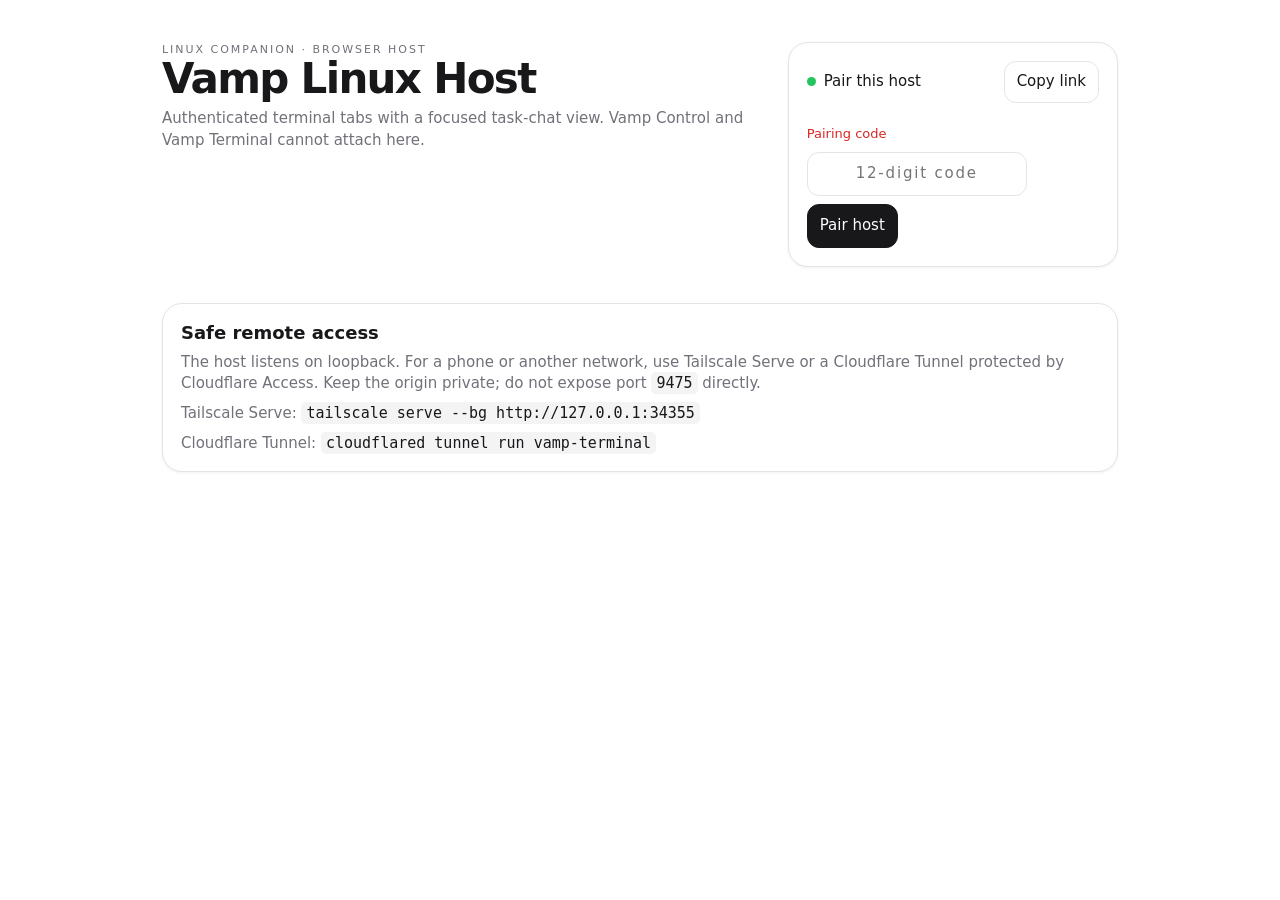
<file: linux-host/index.html>
<!doctype html>
<html lang="en">
<head>
  <meta charset="utf-8">
  <meta name="viewport" content="width=device-width,initial-scale=1,viewport-fit=cover">
  <meta name="theme-color" content="#ffffff">
  <title>Vamp Linux Host</title>
  <style>
    :root { color-scheme:light; --bg:#fff; --panel:#fff; --soft:#f4f4f5; --line:#e4e4e7; --text:#18181b; --muted:#71717a; --accent:#18181b; --green:#22c55e; }
    * { box-sizing:border-box; } html,body { height:100%; }
    body { margin:0; min-height:100dvh; color:var(--text); background:var(--bg); font:15px/1.45 -apple-system,BlinkMacSystemFont,"SF Pro Display",system-ui,sans-serif; overflow:hidden; }
    button,input { font:inherit; touch-action:manipulation; } button { color:var(--text); border:1px solid var(--line); background:var(--panel); border-radius:12px; padding:9px 12px; cursor:pointer; }
    button:hover { background:var(--soft); } button:focus-visible,input:focus-visible { outline:2px solid var(--accent); outline-offset:2px; } button:active { transform:scale(.98); } button:disabled { opacity:.45; cursor:default; }
    .wrap { width:min(1040px,100%); height:var(--visual-height,100dvh); margin:auto; padding:clamp(16px,4vw,42px); overflow:auto; display:flex; flex-direction:column; }
    .glass { border:1px solid var(--line); background:var(--panel); box-shadow:0 1px 3px rgba(0,0,0,.06); border-radius:20px; }
    header { display:flex; justify-content:space-between; gap:16px; align-items:flex-start; margin-bottom:18px; } h1 { font-size:clamp(26px,5vw,42px); line-height:1; margin:0 0 8px; letter-spacing:-.04em; } h2 { font-size:18px; margin:0; } p { color:var(--muted); margin:0; }
    .eyebrow { text-transform:uppercase; font-size:11px; letter-spacing:.18em; color:var(--muted); } .lite-badge { display:inline-block; vertical-align:middle; margin-left:10px; padding:3px 9px; border:1px solid var(--line); border-radius:999px; font-size:12px; font-weight:600; color:var(--muted); background:var(--soft); }
    .pair { display:flex; gap:8px; align-items:center; flex-wrap:wrap; } .pair input { width:min(100%,220px); min-height:44px; color:var(--text); background:var(--panel); border:1px solid var(--line); padding:10px 12px; border-radius:12px; letter-spacing:.12em; text-align:center; } .pair button { min-height:44px; background:var(--accent); color:#fff; border-color:var(--accent); }
    .sr-only { position:absolute; width:1px; height:1px; padding:0; margin:-1px; overflow:hidden; clip:rect(0,0,0,0); white-space:nowrap; border:0; } .sr-only:not(:empty) { position:static; width:auto; height:auto; margin:8px 0 0; color:#dc2626; font-size:13px; clip:auto; }
    .top { padding:18px; display:grid; gap:14px; } .status { display:flex; justify-content:space-between; gap:12px; align-items:center; } .dot { display:inline-block; width:9px; height:9px; border-radius:50%; background:var(--green); margin-right:8px; } body.connected .pair,body.connected .help { display:none; }
    #workspace { position:relative; min-height:0; flex:1; display:flex; flex-direction:column; overflow:hidden; } #workspace[hidden] { display:none; }
    .workspace-head { flex:0 0 auto; display:flex; align-items:center; gap:10px; padding:11px 12px 0; } .mode-switch { display:flex; padding:3px; background:var(--soft); border-radius:12px; } .mode-switch button { border:0; border-radius:9px; background:transparent; padding:7px 11px; color:var(--muted); } .mode-switch button[aria-pressed="true"] { color:var(--text); background:var(--panel); box-shadow:0 1px 3px rgba(0,0,0,.09); }
    .tabs { flex:1; min-width:0; display:flex; gap:8px; overflow-x:auto; overflow-y:hidden; scrollbar-width:none; scroll-padding-inline:12px; } .tabs::-webkit-scrollbar,.controls::-webkit-scrollbar { display:none; } .tab { flex:0 0 auto; min-height:38px; white-space:nowrap; display:flex; gap:4px; align-items:stretch; border:1px solid var(--line); border-radius:12px; background:var(--panel); overflow:hidden; } .tab-select,.tab .close { border:0; border-radius:0; background:transparent; color:inherit; } .tab-select { padding:8px 4px 8px 12px; } .tab.active { background:var(--accent); color:#fff; } .tab .close { padding:8px 11px 8px 5px; }
    .notice { margin:10px 12px 0; padding:9px 11px; border:1px solid rgba(245,158,11,.35); border-radius:10px; color:#b45309; background:rgba(245,158,11,.09); font-size:13px; }
    .chat-surface { flex:1 1 auto; min-height:0; overflow:auto; padding:20px clamp(14px,4vw,36px) 112px; scroll-behavior:smooth; } .chat-empty { max-width:520px; margin:12vh auto 0; text-align:center; color:var(--muted); } .chat-empty strong { display:block; margin-bottom:6px; color:var(--text); font-size:18px; }
    .turn { margin:0 0 24px; } .message-meta { color:var(--muted); font-size:12px; margin-bottom:6px; } .user-message { margin-left:auto; width:min(82%,720px); padding:11px 14px; border-radius:16px 16px 4px 16px; background:var(--accent); color:#fff; white-space:pre-wrap; word-break:break-word; }
    .response-card { margin-top:12px; border:1px solid var(--line); border-radius:16px; overflow:hidden; background:var(--panel); } .response-head { display:flex; align-items:center; justify-content:space-between; gap:12px; padding:10px 13px; border-bottom:1px solid var(--line); color:var(--muted); font-size:12px; } .response-state { color:var(--text); } .response-body { min-height:54px; max-height:46vh; overflow:auto; padding:14px; white-space:pre-wrap; overflow-wrap:anywhere; font:13px/1.55 ui-monospace,SFMono-Regular,Menlo,monospace; } .response-body.empty { color:var(--muted); font-family:inherit; }
    .composer { position:absolute; z-index:2; left:12px; right:12px; bottom:max(12px,env(safe-area-inset-bottom)); display:flex; gap:8px; padding:8px; border:1px solid var(--line); border-radius:16px; background:rgba(255,255,255,.96); box-shadow:0 8px 30px rgba(0,0,0,.12); } .composer input { flex:1; min-width:0; padding:10px; border:0; outline:0; background:transparent; color:var(--text); } .composer button { min-width:74px; background:var(--accent); color:#fff; border-color:var(--accent); font-weight:650; }
    .terminal-surface { margin:12px; min-height:220px; flex:1 1 auto; display:flex; flex-direction:column; overflow:hidden; background:#0b0b0b; border:1px solid #27272a; border-radius:16px; } .output { flex:1; min-height:0; overflow:auto; padding:18px; white-space:pre; overflow-wrap:normal; word-break:normal; color:#e8ebe7; font:14px/1.45 ui-monospace,SFMono-Regular,Menlo,monospace; font-variant-ligatures:none; } .output.empty::before { content:attr(data-empty); color:#8a8f8c; }
    .control-groups { display:grid; grid-template-columns:minmax(0,1fr) auto; gap:12px; padding:0 12px 12px; } .control-group { display:grid; gap:4px; min-width:0; } .control-group-label { color:var(--muted); font-size:10px; letter-spacing:.12em; text-transform:uppercase; } .controls { display:flex; gap:8px; overflow-x:auto; overflow-y:hidden; scrollbar-width:none; } .controls button { flex:0 0 auto; min-height:40px; white-space:nowrap; padding:7px 10px; font-size:13px; } .session-controls { justify-content:flex-end; }
    .help { flex:0 0 auto; padding:16px 18px; margin-top:18px; } code { color:var(--text); background:var(--soft); padding:2px 5px; border-radius:5px; }
    body.chat-mode .terminal-surface,body.chat-mode .control-groups { display:none; } body.terminal-mode .chat-surface { display:none; } body.terminal-mode .composer { position:static; margin:0 12px 12px; background:#151716; border-color:#ffffff26; box-shadow:none; } body.terminal-mode .composer input { color:#f4f4f5; }
    @media (max-width:600px) { .pair input { font-size:16px; } .wrap { padding:max(10px,env(safe-area-inset-top)) 10px max(10px,env(safe-area-inset-bottom)); } body.connected .wrap { position:absolute; top:var(--visual-page-top,0px); right:0; bottom:auto; left:0; height:var(--visual-height,100dvh); overflow:hidden; } header { flex-direction:column; flex:0 0 auto; gap:10px; margin-bottom:10px; } header>div:first-child p { display:none; } h1 { font-size:26px; margin-bottom:0; } .top { width:100%; padding:12px 14px; border-radius:16px; } body.connected header { flex-direction:row; align-items:center; } body.connected header .top { width:auto; min-width:0!important; padding:0; border:0; box-shadow:none; background:transparent; } body.connected #copy-link { display:none; } .workspace-head { align-items:flex-start; flex-direction:column; padding:9px 10px 0; } .mode-switch { align-self:stretch; } .mode-switch button { flex:1; } .tabs { width:100%; min-height:40px; } .control-groups { grid-template-columns:1fr; gap:6px; padding:0 10px 8px; } .session-controls { justify-content:flex-start; } .terminal-surface { margin:6px 10px 10px; border-radius:14px; } .output { padding:12px; font-size:13px; } .notice { margin-left:10px; margin-right:10px; } .chat-surface { padding:14px 10px 104px; } .user-message { width:88%; } .composer { left:10px; right:10px; } }
    @media (prefers-reduced-motion:reduce) { .chat-surface { scroll-behavior:auto; } }
  </style>
</head>
<body class="chat-mode">
  <main class="wrap">
    <header>
      <div><div class="eyebrow">Linux companion · browser host</div><h1>Vamp Linux Host</h1><p>Authenticated terminal tabs with a focused task-chat view. Vamp Control and Vamp Terminal cannot attach here.</p></div>
      <div class="glass top" style="min-width:min(100%,330px)"><div class="status"><span><span class="dot"></span><span id="status" role="status" aria-live="polite">Pair this host</span></span><button id="copy-link" type="button">Copy link</button></div><form class="pair" id="pair-form"><label class="sr-only" for="pair-code">Pairing code</label><input id="pair-code" inputmode="numeric" maxlength="12" placeholder="12-digit code" aria-describedby="pair-error" autocomplete="one-time-code"><button id="pair" type="submit">Pair host</button><span id="pair-error" class="sr-only" role="alert" aria-live="polite"></span></form></div>
    </header>
    <section class="glass" id="workspace" hidden>
      <div class="workspace-head"><nav class="mode-switch" aria-label="Session mode"><button id="mode-chat" type="button" aria-pressed="true">Chat</button><button id="mode-terminal" type="button" aria-pressed="false">Terminal</button></nav><div class="tabs" id="tabs"></div></div>
      <div class="notice" id="notice" role="status" aria-live="polite" hidden></div>
      <section class="chat-surface" id="chat" role="log" aria-live="polite"></section>
      <section class="terminal-surface" aria-label="Terminal"><div class="output" id="output" role="log" aria-live="polite"></div></section>
      <div class="control-groups"><div class="control-group"><span class="control-group-label">Terminal keys</span><div class="controls"><button data-key="\u0003">Ctrl-C</button><button data-key="\u001b">Esc</button><button data-key="\t">Tab</button><button data-key="\u001b[A">↑</button><button data-key="\u001b[B">↓</button><button data-key="\u001b[D">←</button><button data-key="\u001b[C">→</button></div></div><div class="control-group"><span class="control-group-label">Session</span><div class="controls session-controls"><button id="copy-output">Copy output</button><button id="paste">Paste</button><button id="new">+ New terminal</button></div></div></div>
      <div class="composer"><input id="command" autocomplete="off" autocapitalize="off" spellcheck="false" placeholder="Ask this shell to do something…"><button id="send" type="button">Send</button></div>
    </section>
    <section class="glass help"><h2>Safe remote access</h2><p style="margin-top:6px">The host listens on loopback. For a phone or another network, use Tailscale Serve or a Cloudflare Tunnel protected by Cloudflare Access. Keep the origin private; do not expose port <code>9475</code> directly.</p><p style="margin-top:8px">Tailscale Serve: <code id="tailscale-command"></code></p><p style="margin-top:8px">Cloudflare Tunnel: <code id="cloudflare-command"></code></p></section>
  </main>
  <script>
    class TerminalScreen {
      constructor(cols=80,rows=24){this.cols=cols;this.rows=rows;this.reset()}
      blank(){return Array(this.cols).fill(' ')}
      reset(){this.scrollback=[];this.screen=Array.from({length:this.rows},()=>this.blank());this.row=0;this.col=0;this.saved={row:0,col:0};this.alt=null;this.state='ground';this.control='';this.wrap=true;this.wrapNext=false}
      resize(cols,rows){cols=Math.max(2,cols);rows=Math.max(2,rows);if(cols===this.cols&&rows===this.rows)return;const old=this.screen.map(row=>row.join(''));this.cols=cols;this.rows=rows;this.screen=Array.from({length:rows},()=>this.blank());old.slice(-rows).forEach((line,row)=>[...line.slice(0,cols)].forEach((ch,col)=>this.screen[row][col]=ch));this.row=Math.min(this.row,rows-1);this.col=Math.min(this.col,cols-1)}
      scroll(){if(!this.alt){this.scrollback.push(this.screen[0].join('').replace(/\s+$/,''));if(this.scrollback.length>2000)this.scrollback.splice(0,this.scrollback.length-2000)}this.screen.shift();this.screen.push(this.blank());this.row=this.rows-1}
      lineFeed(){this.wrapNext=false;if(this.row>=this.rows-1)this.scroll();else this.row++}
      put(ch){if(this.wrapNext){this.col=0;this.lineFeed()}this.screen[this.row][this.col]=ch;if(++this.col>=this.cols){this.col=this.cols-1;this.wrapNext=this.wrap}}
      eraseLine(mode=0){let start=mode===1?0:this.col,end=mode===1?this.col:this.cols-1;if(mode===2){start=0;end=this.cols-1}for(let i=start;i<=end;i++)this.screen[this.row][i]=' '}
      eraseDisplay(mode=0){if(mode===2||mode===3){this.screen=Array.from({length:this.rows},()=>this.blank());if(mode===3)this.scrollback=[];return}if(mode===0){this.eraseLine(0);for(let i=this.row+1;i<this.rows;i++)this.screen[i]=this.blank()}else{this.eraseLine(1);for(let i=0;i<this.row;i++)this.screen[i]=this.blank()}}
      params(raw){const privateMode=raw.startsWith('?');const body=privateMode?raw.slice(1):raw;return{privateMode,values:body===''?[]:body.split(';').map(v=>parseInt(v,10)||0)}}
      csi(raw,final){const {privateMode,values}=this.params(raw),n=values[0]||1;if(privateMode&&(final==='h'||final==='l')){const on=final==='h';if(values.some(v=>v===47||v===1047||v===1049)){if(on&&!this.alt){this.alt={screen:this.screen,scrollback:this.scrollback,row:this.row,col:this.col};this.screen=Array.from({length:this.rows},()=>this.blank());this.scrollback=[];this.row=this.col=0}else if(!on&&this.alt){Object.assign(this,this.alt);this.alt=null}}if(values.includes(7))this.wrap=on;return}switch(final){case'A':this.row=Math.max(0,this.row-n);break;case'B':this.row=Math.min(this.rows-1,this.row+n);break;case'C':this.col=Math.min(this.cols-1,this.col+n);break;case'D':this.col=Math.max(0,this.col-n);break;case'E':this.row=Math.min(this.rows-1,this.row+n);this.col=0;break;case'F':this.row=Math.max(0,this.row-n);this.col=0;break;case'G':this.col=Math.min(this.cols-1,n-1);break;case'd':this.row=Math.min(this.rows-1,n-1);break;case'H':case'f':this.row=Math.min(this.rows-1,(values[0]||1)-1);this.col=Math.min(this.cols-1,(values[1]||1)-1);break;case'J':this.eraseDisplay(values[0]||0);break;case'K':this.eraseLine(values[0]||0);break;case'P':this.screen[this.row].splice(this.col,n);this.screen[this.row].push(...Array(n).fill(' '));this.screen[this.row].splice(this.cols);break;case'@':this.screen[this.row].splice(this.col,0,...Array(n).fill(' '));this.screen[this.row].splice(this.cols);break;case's':this.saved={row:this.row,col:this.col};break;case'u':this.row=this.saved.row;this.col=this.saved.col;break}}
      feed(text){for(const ch of text){const code=ch.codePointAt(0);if(this.state==='csi'){if(code>=0x40&&code<=0x7e){this.csi(this.control,ch);this.control='';this.state='ground'}else this.control+=ch;continue}if(this.state==='osc'){if(ch==='\u0007')this.state='ground';else if(ch==='\u001b')this.state='osc-escape';continue}if(this.state==='osc-escape'){if(ch==='\\')this.state='ground';else this.state='osc';continue}if(this.state==='escape'){if(ch==='['){this.state='csi';this.control=''}else if(ch===']')this.state='osc';else{if(ch==='7')this.saved={row:this.row,col:this.col};else if(ch==='8'){this.row=this.saved.row;this.col=this.saved.col}else if(ch==='D')this.lineFeed();else if(ch==='M')this.row=Math.max(0,this.row-1);else if(ch==='E'){this.col=0;this.lineFeed()}else if(ch==='c')this.reset();this.state='ground'}continue}if(ch==='\u001b'){this.state='escape';continue}if(ch==='\r'){this.col=0;this.wrapNext=false;continue}if(ch==='\n'){this.lineFeed();continue}if(ch==='\b'){this.col=Math.max(0,this.col-1);continue}if(ch==='\t'){this.col=Math.min(this.cols-1,this.col+(8-this.col%8));continue}if(code<0x20||code===0x7f)continue;this.put(ch)}}
      render(){return this.scrollback.concat(this.screen.map(row=>row.join('').replace(/\s+$/,''))).join('\n').replace(/\n+$/,'')}
    }
    // Chat has its own command-scoped stream. It never renders the mutable VT screen as prose.
    class SemanticStream {
      constructor(){this.decoder=new TextDecoder();this.state='text';this.text='';this.pendingCarriageReturn=false}
      feedBytes(bytes){const value=this.decoder.decode(bytes,{stream:true});for(const character of value){const code=character.codePointAt(0);if(this.pendingCarriageReturn){this.pendingCarriageReturn=false;if(character==='\n'){this.text+='\n';continue}const newline=this.text.lastIndexOf('\n');this.text=newline>=0?this.text.slice(0,newline+1):''}if(this.state==='text'){if(code===0x1b){this.state='escape';continue}if(code===0x9b){this.state='csi';continue}if(character==='\r'){this.pendingCarriageReturn=true;continue}if(character==='\b'){this.text=this.text.slice(0,-1);continue}if(character==='\t'){this.text+='    ';continue}if(character==='\n'||code>=0x20)this.text+=character;continue}if(this.state==='escape'){if(character==='[')this.state='csi';else if(character===']')this.state='osc';else this.state='text';continue}if(this.state==='csi'){if(code>=0x40&&code<=0x7e)this.state='text';continue}if(this.state==='osc'){if(code===0x07)this.state='text';else if(code===0x1b)this.state='oscEscape';continue}if(this.state==='oscEscape')this.state=character==='\\'?'text':'osc'}if(this.text.length>24000)this.text=this.text.slice(-24000);return this.text.replace(/^\n+|\n+$/g,'')}
    }
    const pairingStorageKey='vamp-linux-pairing-v1';
    function loadStoredPairing(){try{const value=JSON.parse(localStorage.getItem(pairingStorageKey)||'null');if(typeof value?.token==='string'&&Number(value.expiresAt)>Date.now()/1000)return value.token;localStorage.removeItem(pairingStorageKey)}catch(_){localStorage.removeItem(pairingStorageKey)}return null}
    function rememberPairing(nextToken,expiresAt){try{localStorage.setItem(pairingStorageKey,JSON.stringify({token:nextToken,expiresAt}))}catch(_){}}
    function forgetPairing(){try{localStorage.removeItem(pairingStorageKey)}catch(_){}}
    const $=id=>document.getElementById(id);let token=loadStoredPairing();let socket;let active;let maxTerminals = 8;let presentation='chat';let outputFrame=0;const tabs=new Map();const originPort=location.port||9475;$('tailscale-command').textContent=`tailscale serve --bg http://127.0.0.1:${originPort}`;$('cloudflare-command').textContent='cloudflared tunnel run vamp-terminal';
    const terminalID=()=>{const bytes=new Uint8Array(16);crypto.getRandomValues(bytes);return Array.from(bytes,byte=>byte.toString(16).padStart(2,'0')).join('')};
    const decodeBase64=value=>Uint8Array.from(atob(value),character=>character.charCodeAt(0));
    const sendMessage=value=>{if(socket?.readyState===1)socket.send(JSON.stringify(value))};
    const agentProviders={opencode:{name:'OpenCode',product:'OpenCode'},pi:{name:'Pi',product:'Pi'},commandcode:{name:'CommandCode',product:'CommandCode'},chatgpt:{name:'ChatGPT',product:'ChatGPT CLI'},claude:{name:'Claude',product:'Claude Code'},kimi:{name:'Kimi',product:'Kimi Code'},qwen:{name:'Qwen',product:'Qwen Code'},codex:{name:'Codex',product:'Codex CLI'},aider:{name:'Aider',product:'Aider'},grok:{name:'Grok',product:'Grok CLI'},gemini:{name:'Gemini',product:'Gemini CLI'}};
    const agentAliases={chatgpt:'chatgpt','open-code':'opencode','command-code':'commandcode','qwen-code':'qwen','gemini-cli':'gemini','grok-cli':'grok'};
    const agentProvider=value=>{const key=String(value||'').trim().toLowerCase();return agentAliases[key]||key};
    const agentName=provider=>agentProviders[provider]?.name||'Agent';
    function showNotice(message){const notice=$('notice');notice.textContent=message;notice.hidden=!message}
    function updateNewButton(){const button=$('new');const atCapacity=tabs.size>=maxTerminals;button.disabled = atCapacity;button.title=atCapacity?`Terminal limit reached (${maxTerminals})`:'Open a new terminal';button.setAttribute('aria-label',button.title)}
    function updateOutput(node,follow=true){const output=$('output');output.textContent=node?.output||'';output.classList.toggle('empty',!node?.output);output.dataset.empty=node?.state==='opening'?'Opening shell…':'No output yet.';if(follow)output.scrollTop=output.scrollHeight;else output.scrollTop=node?.scrollTop||0}
    function scheduleOutput(node,follow=true){if(!node||active!==node.id)return;node.followOutput=follow;if(outputFrame)return;outputFrame=requestAnimationFrame(()=>{outputFrame=0;const current=tabs.get(active);if(current)updateOutput(current,current.followOutput)})}
    function say(text){if(!active)return;const node=tabs.get(active);if(!node)return;node.output+=text;scheduleOutput(node)}
    function looksLikeShellPrompt(text){const finalLine=String(text||'').split('\n').at(-1)||'';return /(?:^|\s)[$#%❯>]\s*$/.test(finalLine)}
    function cleanedResponse(turn){if(turn.provider)return String(turn.response||'').trimEnd();const lines=(turn.response||'').replace(/^\s*\n?/,'').split('\n');if(lines[0]?.includes(turn.command))lines.shift();if(lines.length>1&&/^\s*(?:[^\n]*[%$#❯]|>)\s*$/.test(lines[lines.length-1]))lines.pop();return lines.join('\n').trimEnd()}
    function renderChat(follow=false){const root=$('chat');const node=tabs.get(active);root.replaceChildren();if(!node||!node.turns.length){const empty=document.createElement('div');empty.className='chat-empty';const title=document.createElement('strong');title.textContent=node?.state==='opening'?'Opening this shell…':'Start Agent Chat';const detail=document.createElement('span');detail.textContent='Type any provider name once: opencode, pi, commandcode, chatgpt, claude, kimi, qwen, codex, aider, grok, or gemini. Terminal remains available for raw shell commands and interactive agents.';empty.append(title,detail);root.append(empty);return}for(const turn of node.turns){const article=document.createElement('article');article.className='turn';const meta=document.createElement('div');meta.className='message-meta';meta.textContent=`You · ${node.title}`;const request=document.createElement('div');request.className='user-message';request.textContent=turn.command;const response=document.createElement('div');response.className='response-card';const head=document.createElement('div');head.className='response-head';const label=document.createElement('span');label.textContent=turn.provider?`${agentName(turn.provider)} response`:'Shell response';const state=document.createElement('span');state.className='response-state';state.textContent=turn.state==='working'?'Streaming':turn.state==='failed'?'Failed':'Completed';head.append(label,state);const body=document.createElement('div');const value=cleanedResponse(turn);body.className='response-body'+(value?'':' empty');body.textContent=value||(turn.state==='working'?'Waiting for agent response…':'No output.');response.append(head,body);article.append(meta,request,response);root.append(article)}if(follow)requestAnimationFrame(()=>{root.scrollTop=root.scrollHeight})}
    function renderTabs(){const root=$('tabs');const existing=new Map([...root.children].map(element=>[element.dataset.terminalId,element]));const visible=new Set();for(const node of tabs.values()){visible.add(node.id);let tab=existing.get(node.id);if(!tab){tab=document.createElement('div');tab.dataset.terminalId=node.id;const selectButton=document.createElement('button');selectButton.className='tab-select';selectButton.onclick=()=>select(node.id);const close=document.createElement('button');close.className='close';close.textContent='×';close.title='Close terminal';close.setAttribute('aria-label','Close terminal');close.onclick=()=>closeTab(node.id);tab.append(selectButton,close);root.append(tab)}tab.className='tab'+(node.id===active?' active':'');tab.querySelector('.tab-select').textContent=node.title+(node.state==='opening'?' · opening':'')}existing.forEach((tab,id)=>{if(!visible.has(id))tab.remove()});updateNewButton();requestAnimationFrame(()=>root.querySelector('.tab.active')?.scrollIntoView({block:'nearest',inline:'nearest'}))}
    function select(id){const previous=tabs.get(active);if(previous){previous.scrollTop=$('output').scrollTop;previous.draft=$('command').value}active=id;const node=tabs.get(id);$('command').value=node?.draft||'';$('command').placeholder=presentation==='terminal'?'Type terminal input…':node?.agent?`Message ${agentName(node.agent)}…`:'Type an agent name to start Chat…';updateOutput(node,false);renderChat();renderTabs();if(presentation==='terminal')requestAnimationFrame(()=>resizeTerminal(node))}
    function terminalSize(){const output=$('output'),style=getComputedStyle(output),probe=document.createElement('span');probe.textContent='MMMMMMMMMM';probe.style.cssText=`position:absolute;visibility:hidden;white-space:pre;font:${style.font}`;document.body.append(probe);const cellWidth=probe.getBoundingClientRect().width/10,cellHeight=parseFloat(style.lineHeight)||20;probe.remove();return{cols:Math.max(20,Math.floor((output.clientWidth-parseFloat(style.paddingLeft)-parseFloat(style.paddingRight))/cellWidth)),rows:Math.max(4,Math.floor((output.clientHeight-parseFloat(style.paddingTop)-parseFloat(style.paddingBottom))/cellHeight))}}
    function resizeTerminal(node){if(presentation!=='terminal'||!node||socket?.readyState!==1)return;const size=terminalSize();const key=`${size.cols}x${size.rows}`;if(node.lastSize===key)return;node.lastSize=key;node.vt.resize(size.cols,size.rows);node.output=node.vt.render();sendMessage({type:'resize',terminalID:node.id,...size});if(active===node.id)scheduleOutput(node,false)}
    function removeTab(id,message=''){const wasActive=active===id;tabs.delete(id);if(wasActive)active=tabs.keys().next().value;if(active)select(active);else{updateNewButton();updateOutput(null);renderChat()}if(message)showNotice(message);else if(!tabs.size)showNotice('No terminal tabs are open.')}
    function openTab(workingDirectory='~'){if(!socket||socket.readyState!==1)return;if (tabs.size >= maxTerminals){showNotice(`Terminal limit reached (${maxTerminals}). Close a tab to open another.`);updateNewButton();return}const id=terminalID();const title='Terminal '+(tabs.size+1);tabs.set(id,{id,title,output:'',decoder:new TextDecoder(),vt:new TerminalScreen(),draft:'',scrollTop:0,state:'opening',turns:[],responseSemantic:null,lastSubmittedCommand:null,agent:null,agentBusy:false});showNotice('');sendMessage({type:'open',terminalID:id,title,workingDirectory});select(id)}
    function closeTab(id){sendMessage({type:'close',terminalID:id});removeTab(id);if(!tabs.size&&socket?.readyState===1)openTab()}
    function send(data){if(socket?.readyState===1&&active){sendMessage({type:'input',terminalID:active,data});return true}return false}
    function setPresentation(mode){presentation=mode==='terminal'?'terminal':'chat';document.body.classList.toggle('chat-mode',presentation==='chat');document.body.classList.toggle('terminal-mode',presentation==='terminal');$('mode-chat').setAttribute('aria-pressed',String(presentation==='chat'));$('mode-terminal').setAttribute('aria-pressed',String(presentation==='terminal'));const node=tabs.get(active);$('command').placeholder=presentation==='terminal'?'Type terminal input…':node?.agent?`Message ${agentName(node.agent)}…`:'Type an agent name to start Chat…';if(presentation==='chat')renderChat();else requestAnimationFrame(()=>resizeTerminal(node))}
    function submitComposer(){const input=$('command');const value=input.value.replace(/\u0000/g,'');const node=tabs.get(active);if(!value.trim()||!node)return;if(presentation==='chat'){if(node.state!=='ready'){showNotice('This shell is still opening. Your message stays in the composer.');return}const requestedProvider=agentProvider(value);if(!node.agent&&agentProviders[requestedProvider]){node.agent=requestedProvider;node.title=agentName(requestedProvider);node.turns.push({command:value,response:`${agentProviders[requestedProvider].product} Chat is ready. Send your next message.`,state:'complete',provider:requestedProvider});node.draft='';input.value='';renderTabs();setPresentation('chat');renderChat(true);return}if(node.agent){if(node.agentBusy){showNotice(`${agentName(node.agent)} is still working on the previous message.`);return}if(socket?.readyState!==1){showNotice('The host connection is not ready. Your message stays in the composer.');return}node.agentBusy=true;node.responseSemantic=null;node.turns.push({command:value,response:'',state:'working',provider:node.agent});sendMessage({type:'agentPrompt',terminalID:node.id,provider:node.agent,prompt:value});node.draft='';input.value='';showNotice('');renderChat(true);return}if(node.turns.at(-1)?.state==='working')node.turns.at(-1).state='complete';node.lastSubmittedCommand=value;node.responseSemantic=new SemanticStream();node.turns.push({command:value,response:'',state:'working'});if(!send(value+'\r')){node.turns.pop();showNotice('The host connection is not ready.');return}node.draft='';input.value='';showNotice('');renderChat(true);return}if(send(value+'\r')){node.draft='';input.value=''}}
    function applyAgentEvent(message){const node=tabs.get(message.terminalID);const turn=node?.turns.at(-1);if(!node||!turn||turn.provider!==message.provider)return;if(message.eventType==='messageDelta'){turn.response=(turn.response||'')+(message.text||'');if(turn.response.length>24000)turn.response=turn.response.slice(-24000)}else if(message.eventType==='completed'){turn.state='complete';node.agentBusy=false}else if(message.eventType==='failed'){turn.state='failed';turn.response=message.message||`${agentName(message.provider)} failed to answer.`;node.agentBusy=false}if(active===node.id&&presentation==='chat')renderChat(true)}
    function connect(){if(!token)return;const url=new URL('/ws',location.href);url.protocol=location.protocol==='https:'?'wss:':'ws:';socket=new WebSocket(url,['vamp-auth',token]);socket.onopen=()=>{document.body.classList.add('connected');$('status').textContent='Connected';$('workspace').hidden=false;tabs.clear();active=null;showNotice('');openTab()};socket.onmessage=event=>{const message=JSON.parse(event.data);const terminalId=message.terminalID;if(message.type==='agentEvent'){applyAgentEvent(message);return}if(message.type==='terminalReady'){const node=tabs.get(terminalId);if(node){maxTerminals=Number(message.capabilities?.maxTerminals)||maxTerminals;node.state='ready';node.title=message.title||node.title;showNotice('');renderTabs();renderChat();if(presentation==='terminal')requestAnimationFrame(()=>resizeTerminal(node))}}if(message.type==='terminalOutput'){const node=tabs.get(terminalId);if(node){const bytes=message.encoding==='base64'?decodeBase64(message.data):new TextEncoder().encode(message.data||'');const text=node.decoder.decode(bytes,{stream:true});node.vt.feed(text);node.output=node.vt.render();if(node.responseSemantic&&node.turns.length){const turn=node.turns.at(-1);turn.response=node.responseSemantic.feedBytes(bytes);if(looksLikeShellPrompt(turn.response))turn.state='complete';if(active===node.id&&presentation==='chat')renderChat(true)}if(active===node.id&&presentation==='terminal')scheduleOutput(node)}}if(message.type==='terminalClosed'){const node=tabs.get(terminalId);if(node){node.decoder.decode();if(node.turns.at(-1))node.turns.at(-1).state='complete'}removeTab(terminalId);if(!tabs.size&&socket?.readyState===1)openTab()}if(message.type==='error'){const node=tabs.get(terminalId);const code=message.code||'host-error';const text=code==='capacity'?`Terminal limit reached (${maxTerminals}). Close a tab to open another.`:code==='invalid-workspace'?'That workspace is not available. Choose another folder.':code==='spawn-failed'?'The host could not start that terminal. Try again.':message.message||'The host rejected this terminal action.';if(node?.agentBusy){const turn=node.turns.at(-1);if(turn){turn.state='failed';turn.response=text}node.agentBusy=false;renderChat(true)}else if(node?.state==='opening')removeTab(terminalId,text);else showNotice(text)}};socket.onclose=event=>{document.body.classList.remove('connected');$('status').textContent='Disconnected';if(event.code===1008){token=null;forgetPairing()}}}
    $('pair-form').onsubmit=async event=>{event.preventDefault();const button=$('pair');const error=$('pair-error');const code=$('pair-code').value.trim();if(!/^\d{12}$/.test(code)){error.textContent='Enter the 12-digit code from the host.';return}button.disabled=true;error.textContent='';try{const response=await fetch('/api/pair',{method:'POST',headers:{'Content-Type':'application/json'},body:JSON.stringify({code})});const body=await response.json();if(!response.ok){error.textContent=response.status===429?'Too many attempts. Rotate the code on the host.':'Pairing code rejected or expired.';return}token=body.token;rememberPairing(body.token,body.expiresAt);connect()}catch(_){error.textContent='Could not reach the host. Check the connection and try again.'}finally{button.disabled=false}};
    $('pair-code').oninput=()=>{$('pair-code').value=$('pair-code').value.replace(/\D/g,'').slice(0,12)};$('send').onclick=submitComposer;$('command').oninput=()=>{const node=tabs.get(active);if(node)node.draft=$('command').value};$('command').onkeydown=event=>{if(event.key==='Enter'){event.preventDefault();submitComposer()}};$('output').onscroll=()=>{const node=tabs.get(active);if(node)node.scrollTop=$('output').scrollTop};$('mode-chat').onclick=()=>setPresentation('chat');$('mode-terminal').onclick=()=>setPresentation('terminal');document.querySelectorAll('[data-key]').forEach(button=>button.onclick=()=>send(button.dataset.key));$('new').onclick=()=>openTab();$('copy-output').onclick=()=>navigator.clipboard?.writeText($('output').textContent);$('paste').onclick=async()=>{try{const value=await navigator.clipboard.readText();if(presentation==='chat'){$('command').value+=value;$('command').dispatchEvent(new Event('input'))}else send(value)}catch{say('\n[clipboard] Safari did not grant paste access.\n')}};$('copy-link').onclick=()=>navigator.clipboard?.writeText(location.href);
    let viewportFrame=0;const updateViewport=()=>{const viewport=visualViewport;document.documentElement.style.setProperty('--visual-height',(viewport?.height||innerHeight)+'px');document.documentElement.style.setProperty('--visual-page-top',(viewport?.pageTop??scrollY)+'px');if(viewportFrame)return;viewportFrame=requestAnimationFrame(()=>{viewportFrame=0;resizeTerminal(tabs.get(active))})};visualViewport?.addEventListener('resize',updateViewport,{passive:true});visualViewport?.addEventListener('scroll',updateViewport,{passive:true});addEventListener('resize',updateViewport,{passive:true});updateViewport();setPresentation('chat');if(token)connect();
  </script>
</body>
</html>
</file>
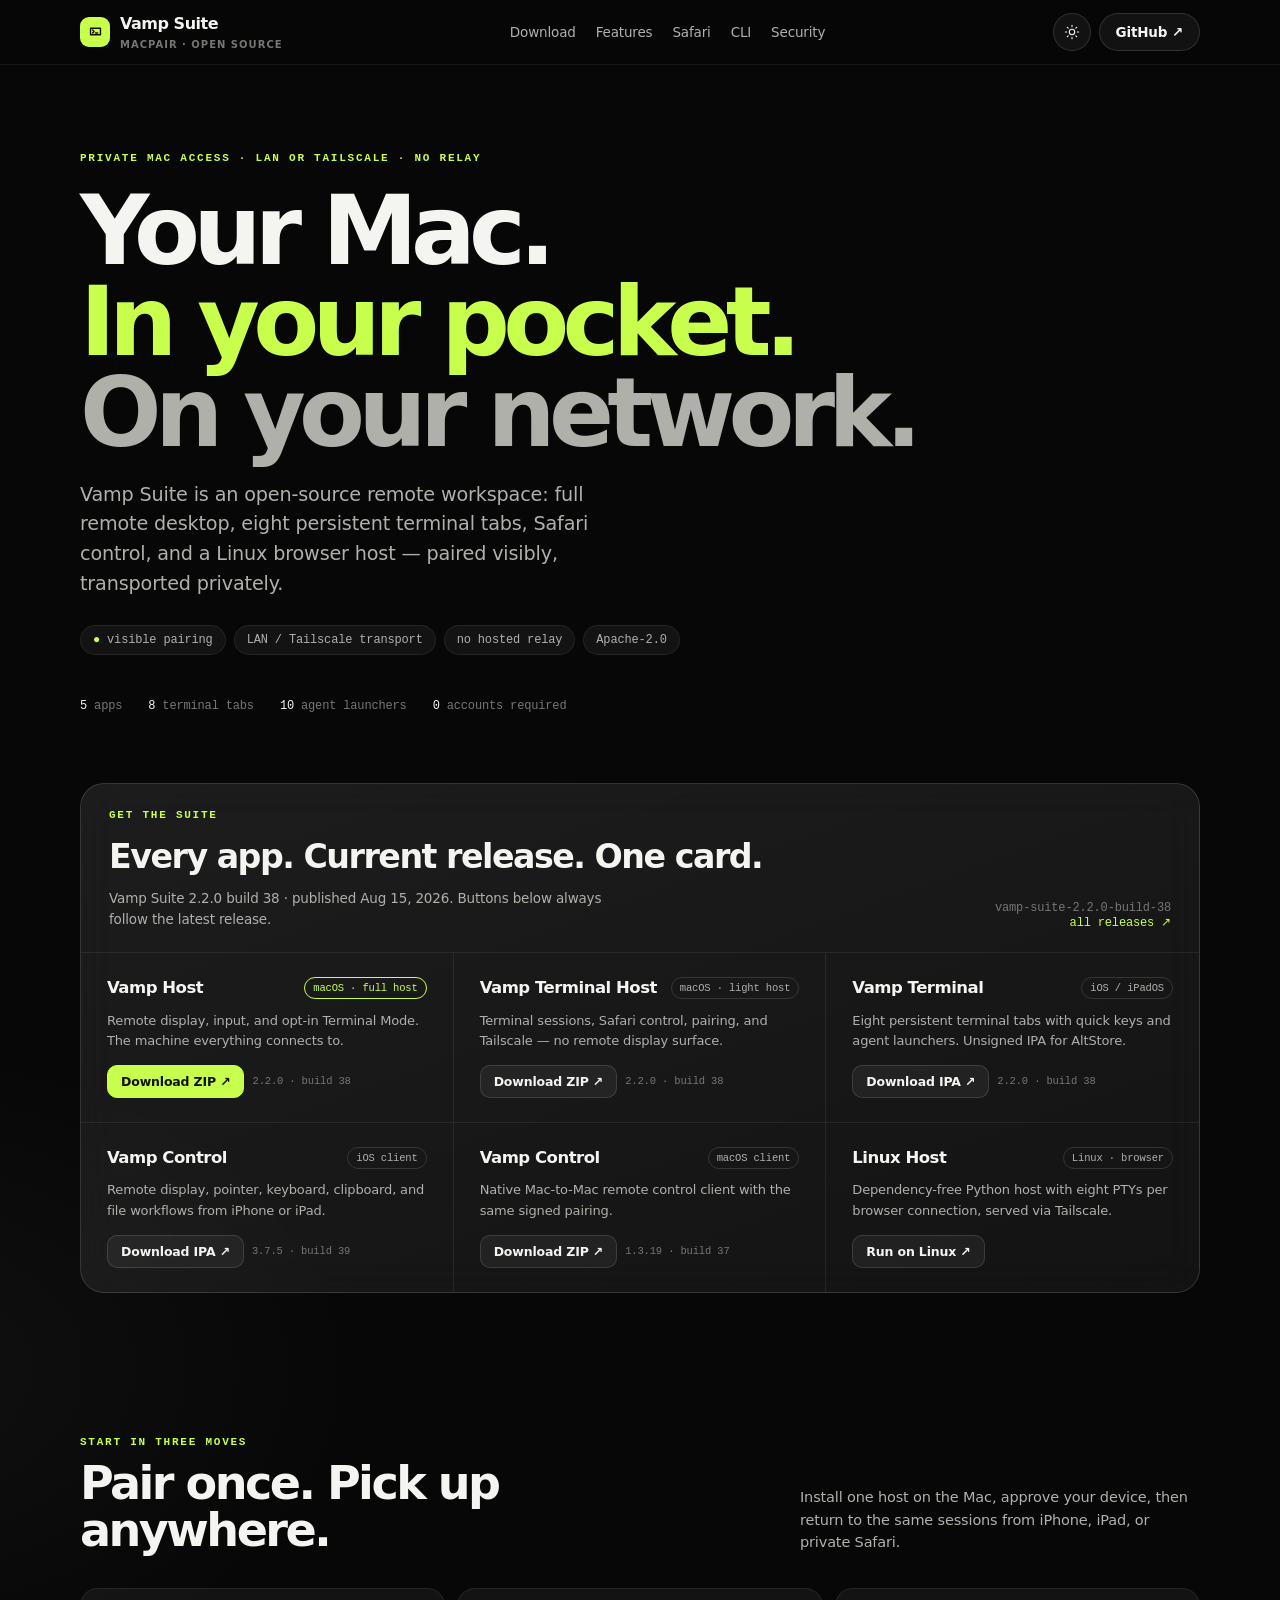
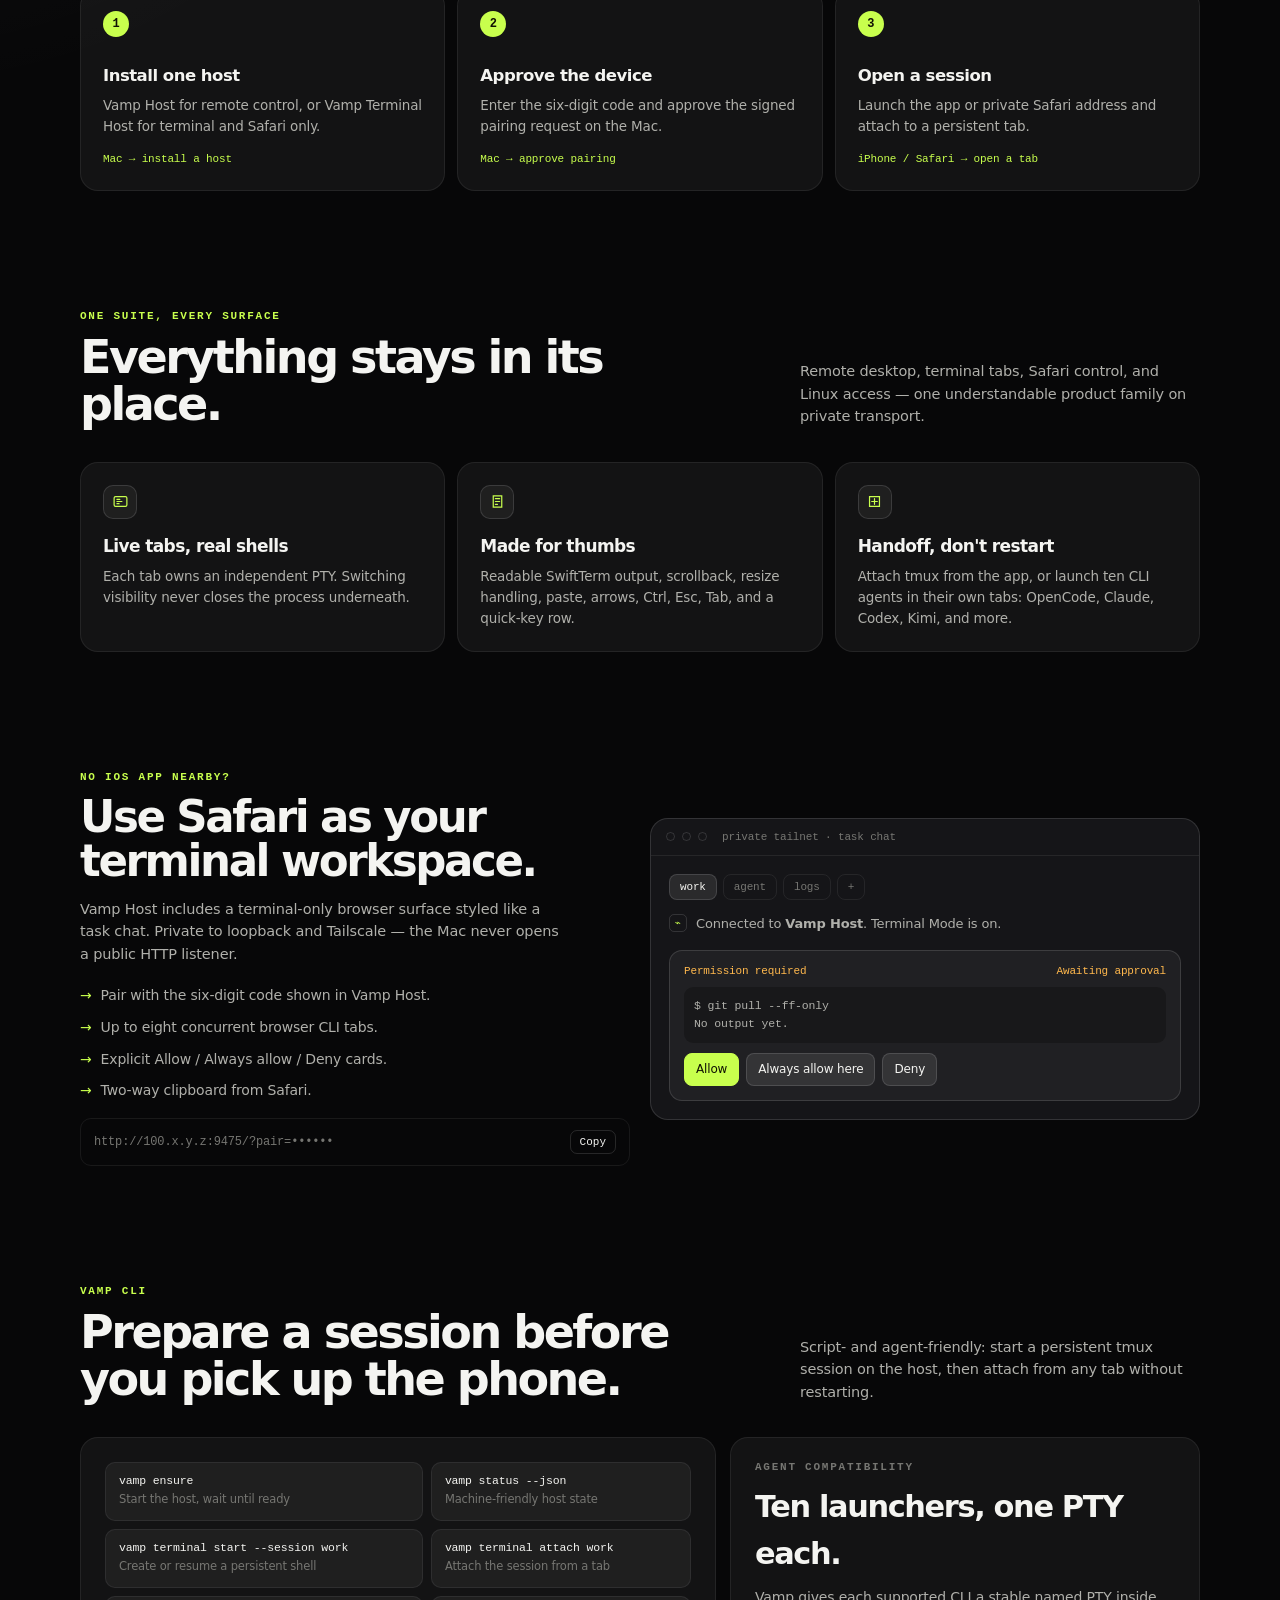
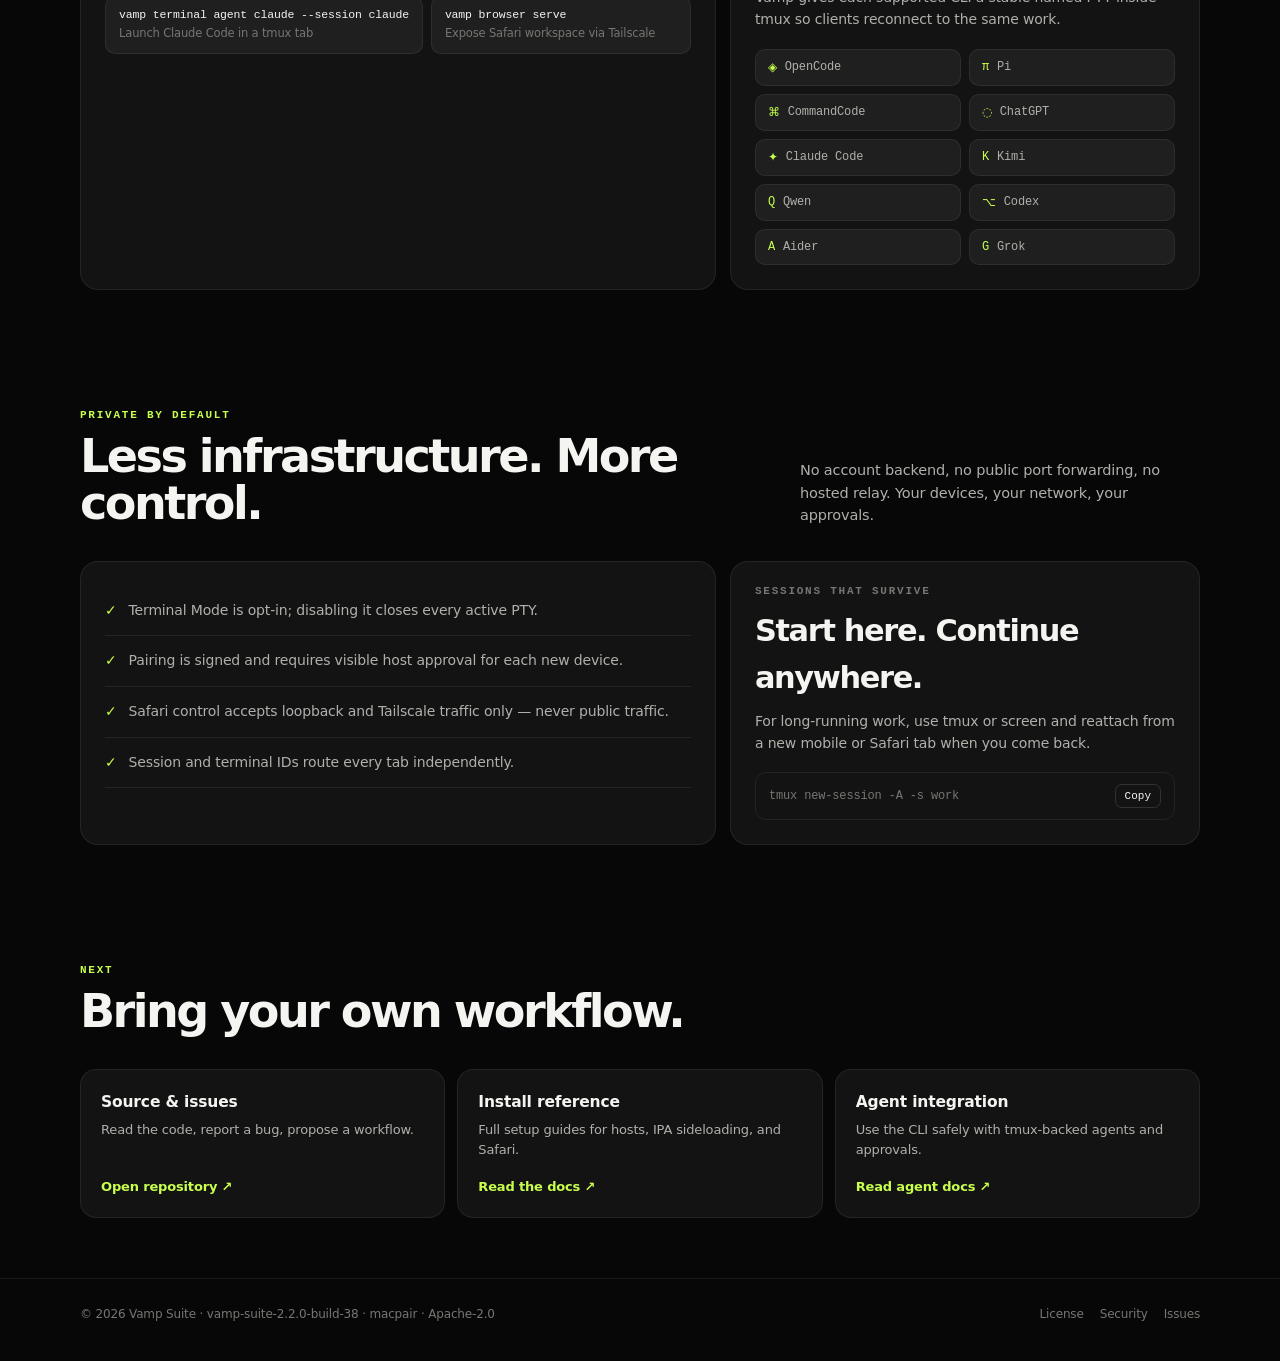
<file: sketches/001-editorial-hero/index.html>
<!doctype html>
<html lang="en" data-theme="dark">
<head>
<meta charset="utf-8">
<meta name="viewport" content="width=device-width, initial-scale=1">
<link rel="icon" type="image/png" href="assets/vamp-terminal-icon.png">
<meta name="theme-color" content="#0a0a0b">
<meta name="description" content="Vamp Suite — open-source remote desktop, multi-tab terminal, Safari control, and Linux browser access over your LAN or Tailscale network.">
<title>Vamp Suite · Your Mac, from anywhere private</title>
<style>
  :root{
    color-scheme: dark;
    --bg:#070708; --bg2:#0d0d10;
    --surface:rgba(255,255,255,.05); --surface2:rgba(255,255,255,.09); --solid:#151518;
    --line:rgba(255,255,255,.13); --line-soft:rgba(255,255,255,.07);
    --text:#f4f4f1; --soft:#b0b0ab; --faint:#767672;
    --accent:#c8ff4d; --accent-ink:#101203;
    --amber:#ffb84d;
    --mono:"SFMono-Regular",ui-monospace,"Cascadia Code",monospace;
    --sans:-apple-system,BlinkMacSystemFont,"SF Pro Display","SF Pro Text",Inter,system-ui,sans-serif;
    --ease:cubic-bezier(.22,1,.36,1);
  }
  html[data-theme="light"]{
    color-scheme: light;
    --bg:#f4f4f0; --bg2:#ececea; --surface:rgba(255,255,255,.65); --surface2:#fff; --solid:#fff;
    --line:rgba(0,0,0,.14); --line-soft:rgba(0,0,0,.08);
    --text:#111; --soft:#55554f; --faint:#82827b;
    --accent:#4d7c0f; --accent-ink:#f7ffe0; --amber:#b45309;
  }
  *{box-sizing:border-box}
  html{scroll-behavior:smooth}
  body{margin:0;min-width:320px;color:var(--text);font:400 16px/1.55 var(--sans);letter-spacing:-.01em;
    background:
      radial-gradient(1100px 500px at 85% -10%, rgba(200,255,77,.075), transparent 60%),
      radial-gradient(900px 600px at -10% 30%, rgba(255,255,255,.04), transparent 55%),
      var(--bg);
    -webkit-font-smoothing:antialiased}
  a{color:inherit;text-decoration:none}
  button{font:inherit}
  :focus-visible{outline:2px solid var(--accent);outline-offset:3px}
  .wrap{width:min(1120px,calc(100% - 44px));margin:0 auto}
  .eyebrow{color:var(--accent);font:700 11px/1 var(--mono);letter-spacing:.16em;text-transform:uppercase}
  .eyebrow.dim{color:var(--faint)}

  /* header */
  .site-header{position:sticky;top:0;z-index:50;border-bottom:1px solid var(--line-soft);
    background:color-mix(in srgb, var(--bg) 78%, transparent);backdrop-filter:blur(16px);-webkit-backdrop-filter:blur(16px)}
  .nav{display:flex;align-items:center;justify-content:space-between;min-height:64px;gap:18px}
  .brand{display:inline-flex;align-items:center;gap:10px;font-weight:700;letter-spacing:-.03em}
  .brand-mark{width:30px;height:30px;border-radius:9px;display:grid;place-items:center;
    background:var(--accent);color:var(--accent-ink)}
  .brand-mark svg{width:17px;height:17px}
  .brand small{display:block;color:var(--faint);font-size:10px;font-weight:600;letter-spacing:.1em;text-transform:uppercase}
  .nav-links{display:flex;gap:20px;color:var(--soft);font-size:13.5px}
  .nav-links a:hover{color:var(--text)}
  .nav-actions{display:flex;gap:8px;align-items:center}
  .btn{display:inline-flex;align-items:center;justify-content:center;gap:6px;min-height:38px;padding:0 16px;
    border:1px solid var(--line);border-radius:999px;color:var(--text);background:var(--surface);
    font-size:13.5px;font-weight:650;cursor:pointer;transition:transform .15s var(--ease),background .15s,border-color .15s}
  .btn:hover{background:var(--surface2);border-color:var(--line)}
  .btn:active{transform:scale(.97)}
  .btn.accent{background:var(--accent);border-color:var(--accent);color:var(--accent-ink)}
  .btn.accent:hover{filter:brightness(1.06)}
  .btn.quiet{background:transparent;color:var(--soft)}
  .btn.icon{width:38px;padding:0}
  .menu-button{display:none}
  .mobile-nav{display:none}

  /* hero */
  .hero{padding:88px 0 70px;position:relative}
  .hero h1{margin:22px 0 20px;font-size:clamp(3rem,7.5vw,6.2rem);line-height:.95;letter-spacing:-.07em;max-width:900px}
  .hero h1 .accent{color:var(--accent)}
  .hero h1 em{font-style:normal;color:var(--soft)}
  .hero-sub{max-width:560px;color:var(--soft);font-size:clamp(1rem,1.6vw,1.2rem)}
  .hero-meta{display:flex;flex-wrap:wrap;gap:8px;margin-top:26px}
  .pill{display:inline-flex;align-items:center;gap:7px;padding:7px 12px;border:1px solid var(--line-soft);border-radius:999px;
    background:var(--surface);color:var(--soft);font:12px var(--mono)}
  .pill b{color:var(--accent);font-weight:400}
  .hero-strip{margin-top:44px;display:flex;gap:26px;flex-wrap:wrap;color:var(--faint);font:12px var(--mono)}
  .hero-strip span b{color:var(--text);font-weight:500}

  /* suite download card */
  .suite-card{margin:0 0 84px;border:1px solid var(--line);border-radius:24px;overflow:hidden;
    background:linear-gradient(160deg,var(--surface2),var(--surface));backdrop-filter:blur(20px);-webkit-backdrop-filter:blur(20px)}
  .suite-head{display:flex;align-items:end;justify-content:space-between;gap:24px;flex-wrap:wrap;
    padding:26px 28px 22px;border-bottom:1px solid var(--line-soft)}
  .suite-head h2{margin:10px 0 0;font-size:clamp(1.5rem,2.6vw,2.1rem);letter-spacing:-.045em}
  .suite-head p{margin:6px 0 0;color:var(--soft);font-size:13.5px;max-width:520px}
  .suite-release{color:var(--faint);font:12px var(--mono);text-align:right}
  .suite-release a{color:var(--accent)}
  .suite-grid{display:grid;grid-template-columns:repeat(3,1fr)}
  .suite-app{display:flex;flex-direction:column;gap:10px;padding:22px 26px 24px;border-right:1px solid var(--line-soft)}
  .suite-app:nth-child(3n){border-right:0}
  .suite-app:nth-child(-n+3){border-bottom:1px solid var(--line-soft)}
  .suite-app-top{display:flex;align-items:center;justify-content:space-between;gap:10px}
  .suite-app h3{margin:0;font-size:16.5px;letter-spacing:-.03em}
  .tag{padding:4px 8px;border:1px solid var(--line);border-radius:999px;color:var(--soft);font:10.5px var(--mono);white-space:nowrap}
  .tag.accent{border-color:var(--accent);color:var(--accent)}
  .suite-app p{margin:0;color:var(--soft);font-size:13px;flex:1}
  .suite-app .links{display:flex;flex-wrap:wrap;gap:8px;align-items:center;margin-top:4px}
  .dl{display:inline-flex;align-items:center;gap:6px;padding:8px 13px;border:1px solid var(--line);border-radius:10px;
    background:var(--surface);color:var(--text);font:650 12.5px var(--sans);transition:border-color .15s,background .15s}
  .dl:hover{border-color:var(--accent);background:var(--surface2)}
  .dl.primary{background:var(--accent);border-color:var(--accent);color:var(--accent-ink)}
  .dl.primary:hover{filter:brightness(1.07)}
  .ver{color:var(--faint);font:10.5px var(--mono)}

  /* sections */
  section{scroll-margin-top:84px}
  .sec{padding:60px 0}
  .sec-head{display:flex;align-items:end;justify-content:space-between;gap:28px;margin-bottom:34px}
  .sec-head h2{margin:12px 0 0;font-size:clamp(1.9rem,3.6vw,3rem);line-height:1.02;letter-spacing:-.055em;max-width:640px}
  .sec-head p{max-width:400px;margin:0;color:var(--soft);font-size:14.5px}

  .feature-grid{display:grid;grid-template-columns:repeat(3,1fr);gap:12px}
  .card{border:1px solid var(--line-soft);border-radius:18px;background:var(--surface);padding:22px;transition:border-color .18s,transform .18s var(--ease)}
  .card:hover{border-color:var(--line);transform:translateY(-2px)}
  .card h3{margin:14px 0 7px;font-size:17px;letter-spacing:-.035em}
  .card p{margin:0;color:var(--soft);font-size:13.5px}
  .ficon{display:grid;place-items:center;width:34px;height:34px;border-radius:10px;border:1px solid var(--line);color:var(--accent);background:var(--surface)}
  .ficon svg{width:17px;height:17px}

  /* steps */
  .steps{display:grid;grid-template-columns:repeat(3,1fr);gap:12px;counter-reset:s}
  .step{position:relative;border:1px solid var(--line-soft);border-radius:18px;background:var(--surface);padding:22px}
  .step::before{display:grid;place-items:center;width:26px;height:26px;margin-bottom:26px;border-radius:50%;
    background:var(--accent);color:var(--accent-ink);content:counter(s);counter-increment:s;font:700 12px var(--mono)}
  .step h3{margin:0 0 7px;font-size:16.5px;letter-spacing:-.03em}
  .step p{margin:0;color:var(--soft);font-size:13.5px}
  .step code{display:block;margin-top:14px;color:var(--accent);font:11px/1.5 var(--mono)}

  /* split / safari */
  .split{display:grid;grid-template-columns:1fr 1fr;gap:20px;align-items:center}
  .split h2{margin:12px 0 14px;font-size:clamp(1.8rem,3.4vw,2.8rem);line-height:1.02;letter-spacing:-.055em}
  .split p{color:var(--soft);font-size:14.5px;max-width:480px}
  .check{display:grid;gap:10px;margin:20px 0 0;padding:0;list-style:none;color:var(--soft);font-size:14px}
  .check li{display:flex;gap:9px;align-items:baseline}
  .check li::before{content:"→";color:var(--accent)}
  .browser{border:1px solid var(--line);border-radius:18px;overflow:hidden;background:var(--solid)}
  .browser-bar{display:flex;align-items:center;gap:7px;padding:12px 15px;border-bottom:1px solid var(--line-soft)}
  .browser-bar i{width:9px;height:9px;border-radius:50%;border:1px solid var(--line)}
  .browser-bar span{margin-left:8px;color:var(--faint);font:11px var(--mono)}
  .chat{padding:18px}
  .chat-tabs{display:flex;gap:6px;margin-bottom:14px}
  .chat-tab{padding:6px 10px;border:1px solid var(--line-soft);border-radius:8px;color:var(--faint);font:11px var(--mono)}
  .chat-tab.on{color:var(--text);border-color:var(--line);background:var(--surface2)}
  .chat-line{display:grid;grid-template-columns:18px 1fr;gap:9px;margin:12px 0;color:var(--soft);font-size:13px}
  .chat-line .av{display:grid;place-items:center;width:18px;height:18px;border:1px solid var(--line);border-radius:5px;color:var(--accent);font-size:10px}
  .perm{margin-top:16px;padding:14px;border:1px solid var(--line);border-radius:13px;background:var(--surface)}
  .perm-head{display:flex;justify-content:space-between;color:var(--amber);font:11px var(--mono)}
  .perm pre{margin:10px 0;padding:10px;border-radius:9px;background:rgba(0,0,0,.25);color:var(--soft);font:11.5px/1.6 var(--mono);overflow:auto}
  .perm-btns{display:flex;gap:7px;flex-wrap:wrap}
  .perm-btns span{padding:6px 11px;border:1px solid var(--line);border-radius:8px;font-size:12px;background:var(--surface2)}
  .perm-btns span:first-child{background:var(--accent);border-color:var(--accent);color:var(--accent-ink)}
  .cmdbox{display:flex;gap:10px;align-items:center;margin-top:16px;padding:11px 13px;border:1px solid var(--line-soft);border-radius:11px;color:var(--faint);font:12px var(--mono)}
  .cmdbox code{flex:1;overflow:hidden;text-overflow:ellipsis;white-space:nowrap}
  .copy{padding:5px 9px;border:1px solid var(--line);border-radius:7px;background:transparent;color:var(--text);cursor:pointer;font-size:11px}

  /* cli */
  .cli-grid{display:grid;grid-template-columns:1.15fr .85fr;gap:14px}
  .cli-card{border:1px solid var(--line-soft);border-radius:18px;background:var(--surface);padding:24px}
  .cli-card h2{margin:10px 0 10px;font-size:clamp(1.4rem,2.4vw,1.9rem);letter-spacing:-.045em}
  .cli-card p{color:var(--soft);font-size:14px;margin:0 0 18px}
  .cli-list{display:grid;grid-template-columns:1fr 1fr;gap:8px}
  .cli-row{padding:11px 13px;border:1px solid var(--line-soft);border-radius:10px;background:var(--surface)}
  .cli-row code{display:block;color:var(--text);font:11.5px var(--mono);white-space:nowrap;overflow:auto}
  .cli-row span{display:block;margin-top:4px;color:var(--faint);font-size:11.5px}
  .agents{display:grid;grid-template-columns:1fr 1fr;gap:8px;margin-top:16px}
  .agent{display:flex;gap:8px;align-items:center;padding:10px 12px;border:1px solid var(--line-soft);border-radius:10px;
    background:var(--surface);color:var(--soft);font:12px var(--mono)}
  .agent b{color:var(--accent);font-weight:400}

  /* security */
  .sec-list{display:grid;gap:0;margin:0;padding:0;list-style:none}
  .sec-list li{display:flex;gap:12px;padding:14px 0;border-bottom:1px solid var(--line-soft);color:var(--soft);font-size:14px}
  .sec-list li::before{content:"✓";color:var(--accent);font-weight:700;flex:0 0 auto}

  /* resources/footer */
  .res-grid{display:grid;grid-template-columns:repeat(3,1fr);gap:12px}
  .res{display:flex;flex-direction:column;justify-content:space-between;min-height:130px;padding:20px;
    border:1px solid var(--line-soft);border-radius:16px;background:var(--surface);transition:border-color .15s}
  .res:hover{border-color:var(--line)}
  .res h3{margin:0;font-size:15.5px}
  .res p{margin:6px 0 0;color:var(--soft);font-size:13px}
  .res a{margin-top:16px;color:var(--accent);font-size:13px;font-weight:650}
  footer{border-top:1px solid var(--line-soft);padding:26px 0 40px;color:var(--faint);font-size:12px}
  .foot{display:flex;justify-content:space-between;gap:18px;flex-wrap:wrap}
  .foot-links{display:flex;gap:16px;flex-wrap:wrap}
  .foot-links a:hover{color:var(--text)}

  @media (max-width:900px){
    .suite-grid{grid-template-columns:1fr 1fr}
    .suite-app{border-right:0;border-bottom:1px solid var(--line-soft)}
    .suite-app:nth-child(odd){border-right:1px solid var(--line-soft)}
    .suite-app:nth-last-child(-n+2){border-bottom:0}
    .feature-grid,.steps,.res-grid{grid-template-columns:1fr 1fr}
    .split,.cli-grid{grid-template-columns:1fr}
  }
  @media (max-width:640px){
    .nav-links{display:none}
    .nav-actions .btn.gh{display:none}
    .menu-button{display:inline-flex}
    .mobile-nav{width:min(100% - 28px,540px);margin:0 auto;padding-bottom:12px}
    .mobile-nav[data-open="true"]{display:grid}
    .mobile-nav a{padding:11px 2px;border-top:1px solid var(--line-soft);color:var(--soft);font-size:15px}
    .hero{padding:56px 0 50px}
    .suite-grid{grid-template-columns:1fr}
    .suite-app{border-right:0!important}
    .suite-app:nth-last-child(-n+2){border-bottom:1px solid var(--line-soft)}
    .suite-app:last-child{border-bottom:0}
    .feature-grid,.steps,.res-grid,.cli-list,.agents{grid-template-columns:1fr}
    .sec-head{display:block}
    .sec-head p{margin-top:12px}
    .suite-head{display:block}
    .suite-release{text-align:left;margin-top:10px}
  }
  @media (prefers-reduced-motion:reduce){*{scroll-behavior:auto!important;transition-duration:.01ms!important}}
</style>
</head>
<body>
<header class="site-header">
  <nav class="nav wrap" aria-label="Primary">
    <a class="brand" href="#top" aria-label="Vamp Suite home">
      <span class="brand-mark"><svg viewBox="0 0 24 24" fill="none" stroke="currentColor" stroke-width="2" stroke-linecap="round" stroke-linejoin="round"><path d="M5 7.5h14v9H5z"/><path d="m8 10 2 2-2 2m4 0h3"/></svg></span>
      <span>Vamp Suite <small>macpair · open source</small></span>
    </a>
    <div class="nav-links">
      <a href="#download">Download</a><a href="#features">Features</a><a href="#safari">Safari</a><a href="#cli">CLI</a><a href="#security">Security</a>
    </div>
    <div class="nav-actions">
      <button class="btn icon" id="theme-toggle" type="button" aria-label="Switch color theme" title="Switch color theme">
        <svg width="16" height="16" viewBox="0 0 24 24" fill="none" stroke="currentColor" stroke-width="1.6" stroke-linecap="round"><circle cx="12" cy="12" r="4"/><path d="M12 2v2m0 16v2M4.93 4.93l1.42 1.42m11.3 11.3 1.42 1.42M2 12h2m16 0h2M4.93 19.07l1.42-1.42m11.3-11.3 1.42-1.42"/></svg>
      </button>
      <button class="btn icon menu-button" id="mobile-menu-toggle" type="button" aria-expanded="false" aria-controls="mobile-nav" aria-label="Open navigation menu">
        <svg width="16" height="16" viewBox="0 0 24 24" fill="none" stroke="currentColor" stroke-width="1.7" stroke-linecap="round"><path d="M4 7h16M4 12h16M4 17h16"/></svg>
      </button>
      <a class="btn gh" href="https://github.com/Mesutcydev/macpair" target="_blank" rel="noreferrer">GitHub ↗</a>
    </div>
  </nav>
  <nav class="mobile-nav" id="mobile-nav" data-open="false" hidden>
    <a href="#download">Download</a><a href="#features">Features</a><a href="#safari">Safari</a><a href="#cli">CLI</a><a href="#security">Security</a>
    <a href="https://github.com/Mesutcydev/macpair" target="_blank" rel="noreferrer">GitHub ↗</a>
  </nav>
</header>

<main id="top">
  <!-- HERO -->
  <section class="hero wrap">
    <div class="eyebrow">Private Mac access · LAN or Tailscale · No relay</div>
    <h1>Your Mac.<br><span class="accent">In your pocket.</span><br><em>On your network.</em></h1>
    <p class="hero-sub">Vamp Suite is an open-source remote workspace: full remote desktop, eight persistent terminal tabs, Safari control, and a Linux browser host — paired visibly, transported privately.</p>
    <div class="hero-meta">
      <span class="pill"><b>●</b> visible pairing</span>
      <span class="pill">LAN / Tailscale transport</span>
      <span class="pill">no hosted relay</span>
      <span class="pill">Apache-2.0</span>
    </div>
    <div class="hero-strip">
      <span><b>5</b> apps</span><span><b>8</b> terminal tabs</span><span><b>10</b> agent launchers</span><span><b>0</b> accounts required</span>
    </div>
  </section>

  <!-- SUITE DOWNLOAD CARD -->
  <section class="wrap" id="download">
    <div class="suite-card">
      <div class="suite-head">
        <div>
          <div class="eyebrow">Get the suite</div>
          <h2>Every app. Current release. One card.</h2>
          <p data-release-summary>Loading the current public release and download assets…</p>
        </div>
        <div class="suite-release"><span data-release-footer>…</span><br><a href="https://github.com/Mesutcydev/macpair/releases" target="_blank" rel="noreferrer">all releases ↗</a></div>
      </div>
      <div class="suite-grid">
        <div class="suite-app">
          <div class="suite-app-top"><h3>Vamp Host</h3><span class="tag accent">macOS · full host</span></div>
          <p>Remote display, input, and opt-in Terminal Mode. The machine everything connects to.</p>
          <div class="links"><a class="dl primary" data-release-asset="vamp-host" href="#">Download ZIP ↗</a><span class="ver" data-release-version="vamp-host"></span></div>
        </div>
        <div class="suite-app">
          <div class="suite-app-top"><h3>Vamp Terminal Host</h3><span class="tag">macOS · light host</span></div>
          <p>Terminal sessions, Safari control, pairing, and Tailscale — no remote display surface.</p>
          <div class="links"><a class="dl" data-release-asset="vamp-terminal-host" href="#">Download ZIP ↗</a><span class="ver" data-release-version="vamp-terminal-host"></span></div>
        </div>
        <div class="suite-app">
          <div class="suite-app-top"><h3>Vamp Terminal</h3><span class="tag">iOS / iPadOS</span></div>
          <p>Eight persistent terminal tabs with quick keys and agent launchers. Unsigned IPA for AltStore.</p>
          <div class="links"><a class="dl" data-release-asset="vamp-terminal-ios" href="#">Download IPA ↗</a><span class="ver" data-release-version="vamp-terminal-ios"></span></div>
        </div>
        <div class="suite-app">
          <div class="suite-app-top"><h3>Vamp Control</h3><span class="tag">iOS client</span></div>
          <p>Remote display, pointer, keyboard, clipboard, and file workflows from iPhone or iPad.</p>
          <div class="links"><a class="dl" data-release-asset="vamp-control-ios" href="#">Download IPA ↗</a><span class="ver" data-release-version="vamp-control-ios"></span></div>
        </div>
        <div class="suite-app">
          <div class="suite-app-top"><h3>Vamp Control</h3><span class="tag">macOS client</span></div>
          <p>Native Mac-to-Mac remote control client with the same signed pairing.</p>
          <div class="links"><a class="dl" data-release-asset="vamp-control-macos" href="#">Download ZIP ↗</a><span class="ver" data-release-version="vamp-control-macos"></span></div>
        </div>
        <div class="suite-app">
          <div class="suite-app-top"><h3>Linux Host</h3><span class="tag">Linux · browser</span></div>
          <p>Dependency-free Python host with eight PTYs per browser connection, served via Tailscale.</p>
          <div class="links"><a class="dl" href="https://github.com/Mesutcydev/macpair/blob/main/linux-host/README.md" target="_blank" rel="noreferrer">Run on Linux ↗</a></div>
        </div>
      </div>
    </div>
  </section>

  <!-- STEPS -->
  <section class="sec wrap" id="setup">
    <div class="sec-head">
      <div><div class="eyebrow">Start in three moves</div><h2>Pair once. Pick up anywhere.</h2></div>
      <p>Install one host on the Mac, approve your device, then return to the same sessions from iPhone, iPad, or private Safari.</p>
    </div>
    <div class="steps">
      <article class="step"><h3>Install one host</h3><p>Vamp Host for remote control, or Vamp Terminal Host for terminal and Safari only.</p><code>Mac → install a host</code></article>
      <article class="step"><h3>Approve the device</h3><p>Enter the six-digit code and approve the signed pairing request on the Mac.</p><code>Mac → approve pairing</code></article>
      <article class="step"><h3>Open a session</h3><p>Launch the app or private Safari address and attach to a persistent tab.</p><code>iPhone / Safari → open a tab</code></article>
    </div>
  </section>

  <!-- FEATURES -->
  <section class="sec wrap" id="features">
    <div class="sec-head">
      <div><div class="eyebrow">One suite, every surface</div><h2>Everything stays in its place.</h2></div>
      <p>Remote desktop, terminal tabs, Safari control, and Linux access — one understandable product family on private transport.</p>
    </div>
    <div class="feature-grid">
      <article class="card"><div class="ficon"><svg viewBox="0 0 24 24" fill="none" stroke="currentColor" stroke-width="1.7" stroke-linecap="round"><rect x="3" y="5" width="18" height="14" rx="2"/><path d="M7 9h4m-4 3h7m-7 3h3"/></svg></div><h3>Live tabs, real shells</h3><p>Each tab owns an independent PTY. Switching visibility never closes the process underneath.</p></article>
      <article class="card"><div class="ficon"><svg viewBox="0 0 24 24" fill="none" stroke="currentColor" stroke-width="1.7" stroke-linecap="round"><path d="M6 4h12v16H6z"/><path d="M9 8h6M9 12h6M9 16h3"/></svg></div><h3>Made for thumbs</h3><p>Readable SwiftTerm output, scrollback, resize handling, paste, arrows, Ctrl, Esc, Tab, and a quick-key row.</p></article>
      <article class="card"><div class="ficon"><svg viewBox="0 0 24 24" fill="none" stroke="currentColor" stroke-width="1.7" stroke-linecap="round"><path d="M8 12h8m-4-4v8"/><path d="M5 5h14v14H5z"/></svg></div><h3>Handoff, don't restart</h3><p>Attach tmux from the app, or launch ten CLI agents in their own tabs: OpenCode, Claude, Codex, Kimi, and more.</p></article>
    </div>
  </section>

  <!-- SAFARI -->
  <section class="sec wrap" id="safari">
    <div class="split">
      <div>
        <div class="eyebrow">No iOS app nearby?</div>
        <h2>Use Safari as your terminal workspace.</h2>
        <p>Vamp Host includes a terminal-only browser surface styled like a task chat. Private to loopback and Tailscale — the Mac never opens a public HTTP listener.</p>
        <ul class="check">
          <li>Pair with the six-digit code shown in Vamp Host.</li>
          <li>Up to eight concurrent browser CLI tabs.</li>
          <li>Explicit Allow / Always allow / Deny cards.</li>
          <li>Two-way clipboard from Safari.</li>
        </ul>
        <div class="cmdbox"><code>http://100.x.y.z:9475/?pair=••••••</code><button class="copy" data-copy="http://100.x.y.z:9475/">Copy</button></div>
      </div>
      <div class="browser">
        <div class="browser-bar"><i></i><i></i><i></i><span>private tailnet · task chat</span></div>
        <div class="chat">
          <div class="chat-tabs"><span class="chat-tab on">work</span><span class="chat-tab">agent</span><span class="chat-tab">logs</span><span class="chat-tab">+</span></div>
          <div class="chat-line"><span class="av">⌁</span><span>Connected to <b>Vamp Host</b>. Terminal Mode is on.</span></div>
          <div class="perm">
            <div class="perm-head"><span>Permission required</span><span>Awaiting approval</span></div>
            <pre>$ git pull --ff-only
No output yet.</pre>
            <div class="perm-btns"><span>Allow</span><span>Always allow here</span><span>Deny</span></div>
          </div>
        </div>
      </div>
    </div>
  </section>

  <!-- CLI -->
  <section class="sec wrap" id="cli">
    <div class="sec-head">
      <div><div class="eyebrow">Vamp CLI</div><h2>Prepare a session before you pick up the phone.</h2></div>
      <p>Script- and agent-friendly: start a persistent tmux session on the host, then attach from any tab without restarting.</p>
    </div>
    <div class="cli-grid">
      <div class="cli-card">
        <div class="cli-list">
          <div class="cli-row"><code>vamp ensure</code><span>Start the host, wait until ready</span></div>
          <div class="cli-row"><code>vamp status --json</code><span>Machine-friendly host state</span></div>
          <div class="cli-row"><code>vamp terminal start --session work</code><span>Create or resume a persistent shell</span></div>
          <div class="cli-row"><code>vamp terminal attach work</code><span>Attach the session from a tab</span></div>
          <div class="cli-row"><code>vamp terminal agent claude --session claude</code><span>Launch Claude Code in a tmux tab</span></div>
          <div class="cli-row"><code>vamp browser serve</code><span>Expose Safari workspace via Tailscale</span></div>
        </div>
      </div>
      <div class="cli-card">
        <div class="eyebrow dim">Agent compatibility</div>
        <h2>Ten launchers, one PTY each.</h2>
        <p>Vamp gives each supported CLI a stable named PTY inside tmux so clients reconnect to the same work.</p>
        <div class="agents"><div class="agent"><b>◈</b> OpenCode</div><div class="agent"><b>π</b> Pi</div><div class="agent"><b>⌘</b> CommandCode</div><div class="agent"><b>◌</b> ChatGPT</div><div class="agent"><b>✦</b> Claude Code</div><div class="agent"><b>K</b> Kimi</div><div class="agent"><b>Q</b> Qwen</div><div class="agent"><b>⌥</b> Codex</div><div class="agent"><b>A</b> Aider</div><div class="agent"><b>G</b> Grok</div></div>
      </div>
    </div>
  </section>

  <!-- SECURITY -->
  <section class="sec wrap" id="security">
    <div class="sec-head">
      <div><div class="eyebrow">Private by default</div><h2>Less infrastructure. More control.</h2></div>
      <p>No account backend, no public port forwarding, no hosted relay. Your devices, your network, your approvals.</p>
    </div>
    <div class="cli-grid">
      <div class="cli-card">
        <ul class="sec-list">
          <li>Terminal Mode is opt-in; disabling it closes every active PTY.</li>
          <li>Pairing is signed and requires visible host approval for each new device.</li>
          <li>Safari control accepts loopback and Tailscale traffic only — never public traffic.</li>
          <li>Session and terminal IDs route every tab independently.</li>
        </ul>
      </div>
      <div class="cli-card">
        <div class="eyebrow dim">Sessions that survive</div>
        <h2>Start here. Continue anywhere.</h2>
        <p>For long-running work, use tmux or screen and reattach from a new mobile or Safari tab when you come back.</p>
        <div class="cmdbox"><code>tmux new-session -A -s work</code><button class="copy" data-copy="tmux new-session -A -s work">Copy</button></div>
      </div>
    </div>
  </section>

  <!-- RESOURCES -->
  <section class="sec wrap" id="resources">
    <div class="sec-head"><div><div class="eyebrow">Next</div><h2>Bring your own workflow.</h2></div></div>
    <div class="res-grid">
      <article class="res"><div><h3>Source &amp; issues</h3><p>Read the code, report a bug, propose a workflow.</p></div><a href="https://github.com/Mesutcydev/macpair" target="_blank" rel="noreferrer">Open repository ↗</a></article>
      <article class="res"><div><h3>Install reference</h3><p>Full setup guides for hosts, IPA sideloading, and Safari.</p></div><a href="https://github.com/Mesutcydev/macpair/blob/main/docs/INSTALL.md" target="_blank" rel="noreferrer">Read the docs ↗</a></article>
      <article class="res"><div><h3>Agent integration</h3><p>Use the CLI safely with tmux-backed agents and approvals.</p></div><a href="https://github.com/Mesutcydev/macpair/blob/main/docs/AGENT_INTEGRATION.md" target="_blank" rel="noreferrer">Read agent docs ↗</a></article>
    </div>
  </section>
</main>

<footer>
  <div class="foot wrap">
    <span>© <span id="year"></span> Vamp Suite · <span data-release-footer>current release</span> · macpair · Apache-2.0</span>
    <div class="foot-links">
      <a href="https://github.com/Mesutcydev/macpair/blob/main/LICENSE" target="_blank" rel="noreferrer">License</a>
      <a href="https://github.com/Mesutcydev/macpair/blob/main/SECURITY.md" target="_blank" rel="noreferrer">Security</a>
      <a href="https://github.com/Mesutcydev/macpair/issues" target="_blank" rel="noreferrer">Issues</a>
    </div>
  </div>
</footer>

<script>
(() => {
  const root = document.documentElement;
  fetch('release.json', {cache:'no-store'}).then(r => { if(!r.ok) throw 0; return r.json(); }).then(release => {
    if (!release?.assets) return;
    document.querySelectorAll('[data-release-asset]').forEach(link => {
      const a = release.assets[link.dataset.releaseAsset];
      if (a) { link.href = a.url; link.title = a.name; link.target = '_blank'; link.rel = 'noreferrer'; }
      else { link.removeAttribute('href'); link.style.opacity = .5; link.style.pointerEvents = 'none'; }
    });
    document.querySelectorAll('[data-release-version]').forEach(el => {
      const a = release.assets[el.dataset.releaseVersion];
      if (a) el.textContent = a.label;
    });
    const s = document.querySelector('[data-release-summary]');
    if (s) {
      const pub = release.published_at ? new Intl.DateTimeFormat(undefined,{dateStyle:'medium'}).format(new Date(release.published_at)) : 'recently';
      s.textContent = `${release.name} · published ${pub}. Buttons below always follow the latest release.`;
    }
    document.querySelectorAll('[data-release-footer]').forEach(el => el.textContent = release.tag);
  }).catch(() => {
    document.querySelector('[data-release-summary]')?.replaceChildren(document.createTextNode('Release metadata unavailable — open GitHub releases to download.'));
  });

  const themeButton = document.getElementById('theme-toggle');
  const saved = localStorage.getItem('vamp-theme');
  if (saved === 'light' || saved === 'dark') root.dataset.theme = saved;
  themeButton?.addEventListener('click', () => {
    const next = root.dataset.theme === 'light' ? 'dark' : 'light';
    root.dataset.theme = next; localStorage.setItem('vamp-theme', next);
  });

  const menuButton = document.getElementById('mobile-menu-toggle');
  const mobileNav = document.getElementById('mobile-nav');
  menuButton?.addEventListener('click', () => {
    const open = menuButton.getAttribute('aria-expanded') !== 'true';
    mobileNav.hidden = !open; mobileNav.dataset.open = String(open);
    menuButton.setAttribute('aria-expanded', String(open));
  });
  mobileNav?.querySelectorAll('a').forEach(a => a.addEventListener('click', () => { mobileNav.hidden = true; mobileNav.dataset.open = 'false'; }));

  document.querySelectorAll('[data-copy]').forEach(btn => btn.addEventListener('click', async () => {
    try { await navigator.clipboard.writeText(btn.dataset.copy); const t = btn.textContent; btn.textContent = 'Copied'; setTimeout(() => btn.textContent = t, 1200); } catch(_) {}
  }));
  document.getElementById('year').textContent = new Date().getFullYear();
})();
</script>
</body>
</html>
</file>
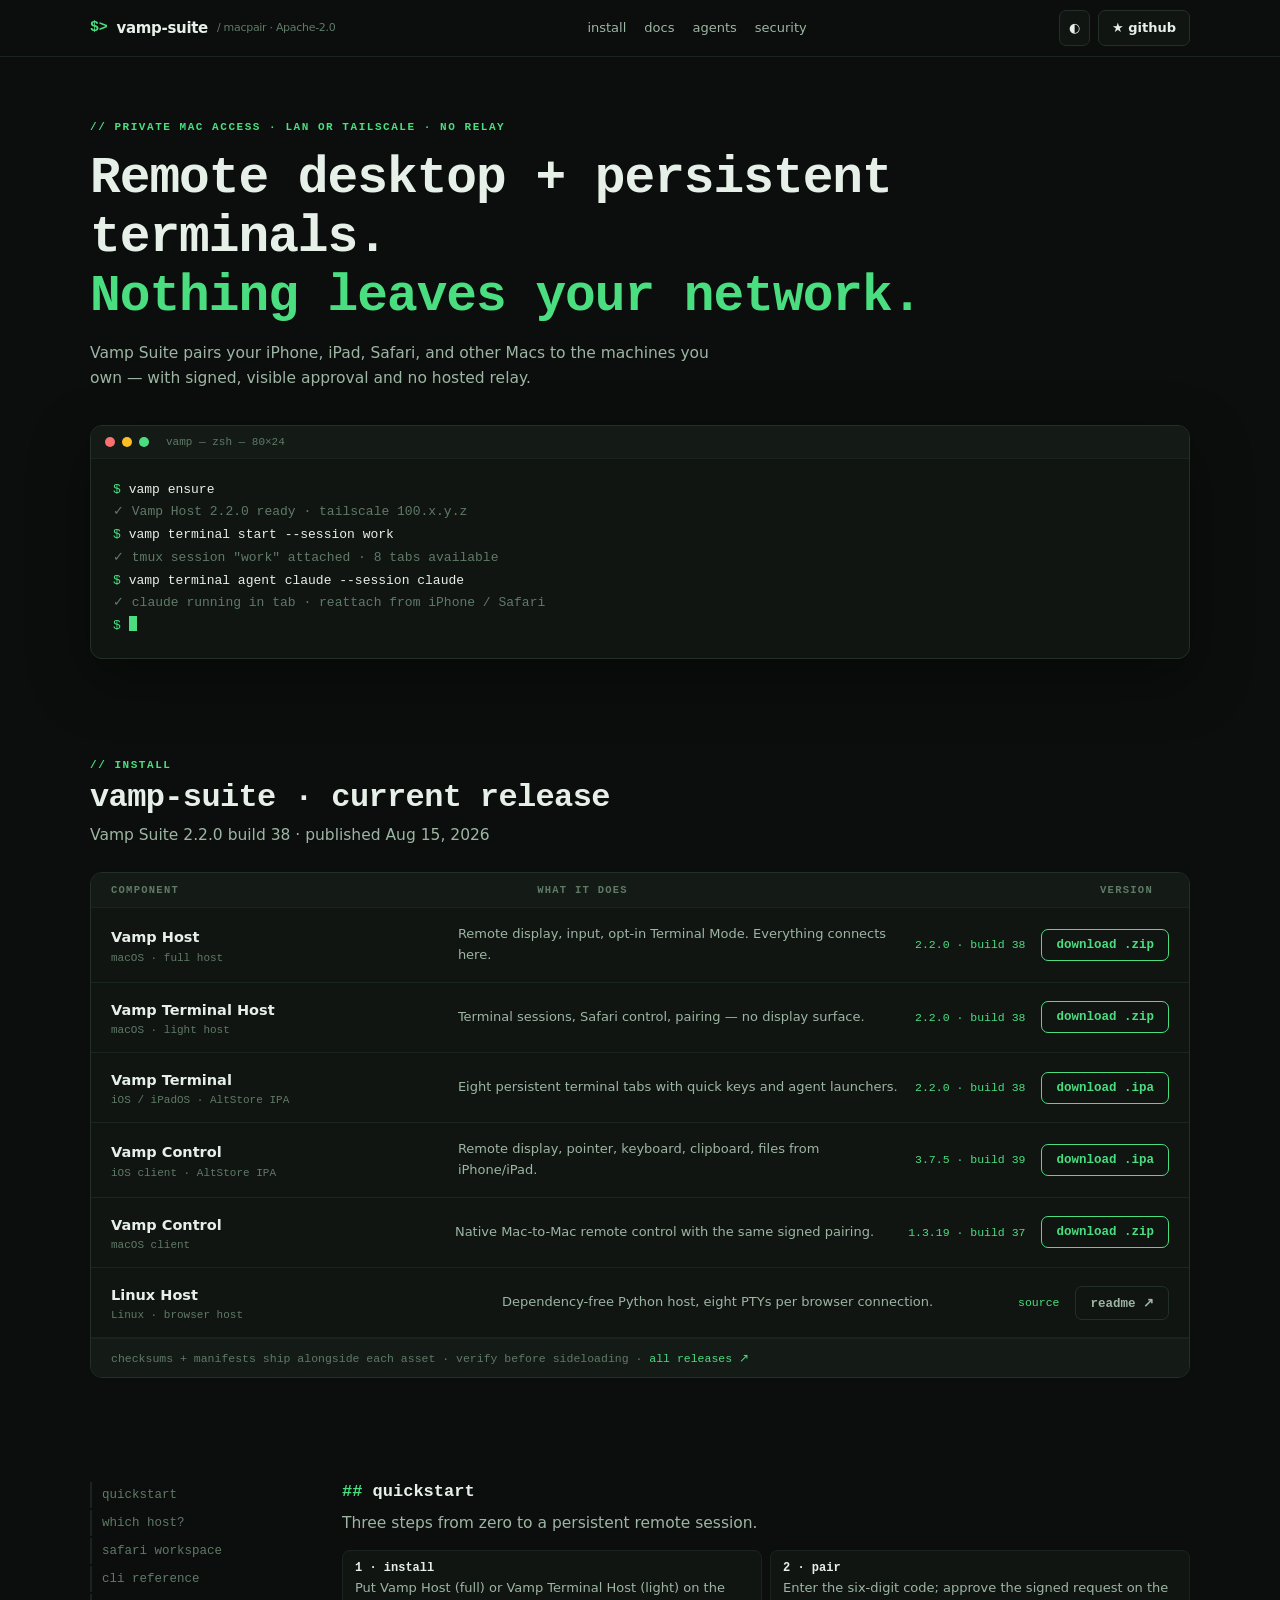
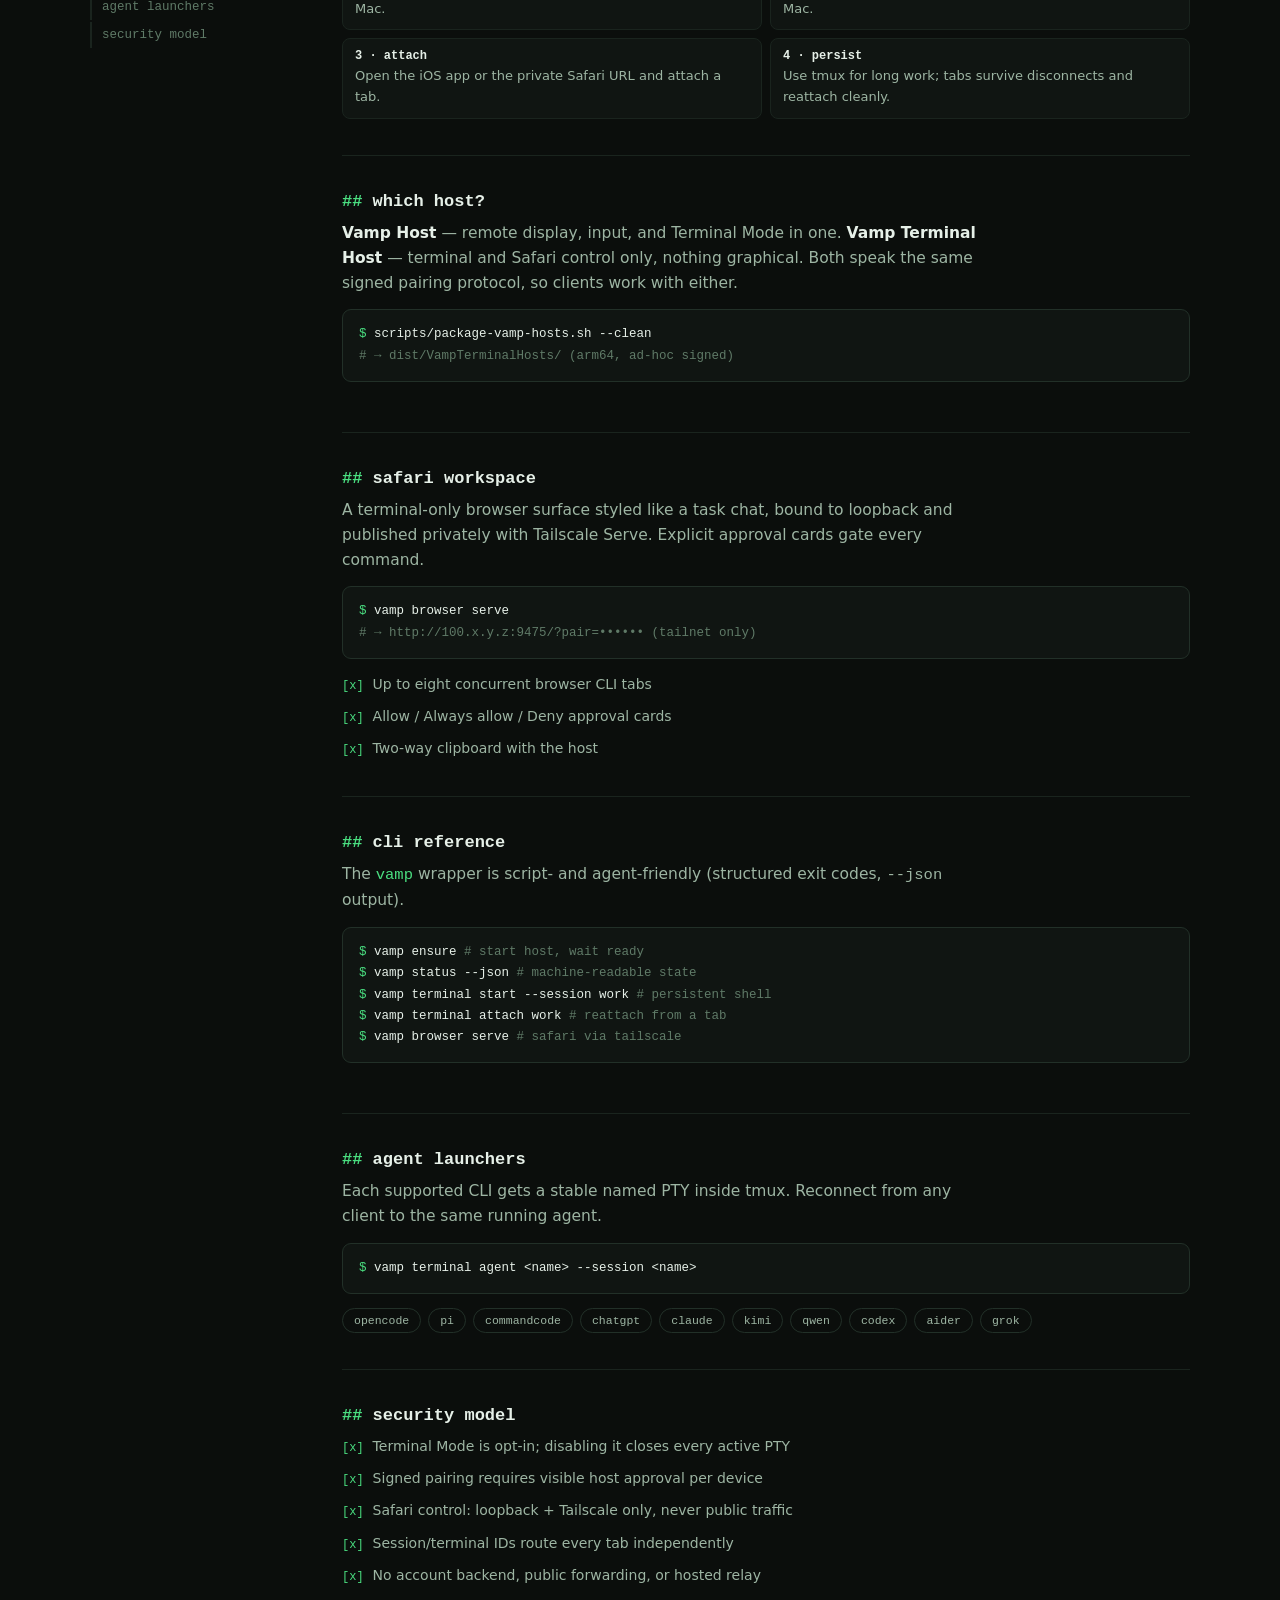
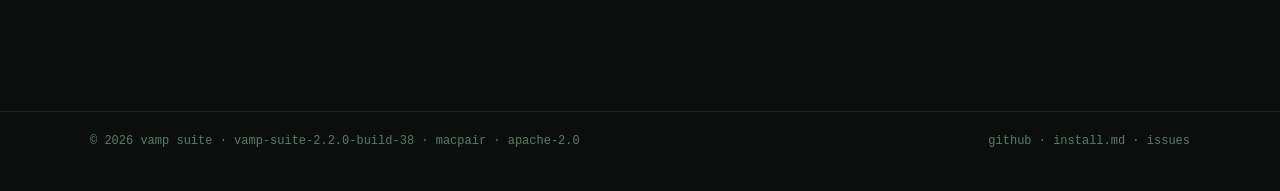
<file: sketches/002-terminal-docs/index.html>
<!doctype html>
<html lang="en" data-theme="dark">
<head>
<meta charset="utf-8">
<meta name="viewport" content="width=device-width, initial-scale=1">
<link rel="icon" type="image/png" href="assets/vamp-terminal-icon.png">
<meta name="theme-color" content="#0b0e0a">
<meta name="description" content="Vamp Suite — open-source remote desktop, multi-tab terminal, Safari control, and Linux browser access over your LAN or Tailscale network.">
<title>Vamp Suite — private remote workspace for your Mac</title>
<style>
  :root{
    color-scheme: dark;
    --bg:#0b0e0c; --panel:#101512; --panel2:#141a16;
    --line:#223028; --line-soft:#1a241e;
    --text:#e6f0e8; --soft:#9db5a3; --faint:#5f7a67;
    --green:#4ade80; --green-dim:#22c55e33; --ink:#06130b;
    --amber:#fbbf24;
    --mono:"SFMono-Regular",ui-monospace,"Cascadia Code","Roboto Mono",monospace;
    --sans:-apple-system,BlinkMacSystemFont,"SF Pro Text",Inter,system-ui,sans-serif;
  }
  html[data-theme="light"]{
    color-scheme: light;
    --bg:#f6f8f5; --panel:#ffffff; --panel2:#eef2ed;
    --line:#c8d4c9; --line-soft:#dde6dd;
    --text:#14231a; --soft:#3f5a49; --faint:#6d8577;
    --green:#15803d; --green-dim:#bbf7d0; --ink:#fff; --amber:#b45309;
  }
  *{box-sizing:border-box}
  html{scroll-behavior:smooth}
  body{margin:0;min-width:320px;color:var(--text);background:var(--bg);font:400 15.5px/1.6 var(--sans);-webkit-font-smoothing:antialiased}
  a{color:inherit;text-decoration:none}
  button{font:inherit}
  :focus-visible{outline:2px solid var(--green);outline-offset:3px}
  .mono{font-family:var(--mono)}
  .wrap{width:min(1100px,calc(100% - 40px));margin:0 auto}
  .eyebrow{color:var(--green);font:600 11px var(--mono);letter-spacing:.14em;text-transform:uppercase}

  /* header */
  header.top{position:sticky;top:0;z-index:50;border-bottom:1px solid var(--line-soft);background:var(--bg)}
  .nav{display:flex;align-items:center;justify-content:space-between;min-height:56px;gap:16px}
  .brand{display:inline-flex;align-items:center;gap:9px;font-weight:700;letter-spacing:-.02em;font-size:15px}
  .brand .prompt{color:var(--green);font-family:var(--mono)}
  .brand small{color:var(--faint);font-weight:500;font-size:11px}
  .nav-links{display:flex;gap:18px;color:var(--soft);font-size:13px}
  .nav-links a:hover{color:var(--green)}
  .nav-right{display:flex;gap:8px;align-items:center}
  .tbtn{display:inline-flex;align-items:center;gap:6px;padding:7px 13px;border:1px solid var(--line);border-radius:7px;
    color:var(--text);background:var(--panel);font-size:13px;font-weight:600;cursor:pointer}
  .tbtn:hover{border-color:var(--green);color:var(--green)}
  .tbtn.icon{padding:7px 9px}
  .menu-button{display:none}
  .mobile-nav{display:none}

  /* terminal hero */
  .hero{padding:64px 0 48px}
  .hero h1{font:700 clamp(1.9rem,4.6vw,3.2rem)/1.15 var(--mono);letter-spacing:-.02em;margin:16px 0 14px}
  .hero h1 .g{color:var(--green)}
  .hero-sub{max-width:640px;color:var(--soft);font-size:15.5px}
  .term{margin-top:34px;border:1px solid var(--line);border-radius:12px;overflow:hidden;background:var(--panel);box-shadow:0 20px 60px rgba(0,0,0,.35)}
  .term-bar{display:flex;align-items:center;gap:7px;padding:10px 14px;border-bottom:1px solid var(--line-soft);background:var(--panel2)}
  .term-bar i{width:10px;height:10px;border-radius:50%}
  .term-bar i:nth-child(1){background:#f87171}.term-bar i:nth-child(2){background:#fbbf24}.term-bar i:nth-child(3){background:#4ade80}
  .term-bar span{margin-left:10px;color:var(--faint);font:11px var(--mono)}
  .term-body{padding:20px 22px;font:13px/1.75 var(--mono);overflow-x:auto}
  .term-body .p{color:var(--green)}
  .term-body .c{color:var(--text)}
  .term-body .m{color:var(--faint)}
  .term-body .a{color:var(--amber)}
  .cursor{display:inline-block;width:8px;height:15px;background:var(--green);vertical-align:-2px;animation:blink 1.1s steps(2,start) infinite}
  @keyframes blink{50%{opacity:0}}

  /* download table */
  .sec{padding:52px 0}
  .sec-head{margin-bottom:24px}
  .sec-head h2{font:700 clamp(1.4rem,2.8vw,2rem)/1.2 var(--mono);letter-spacing:-.02em;margin:8px 0 6px}
  .sec-head p{color:var(--soft);margin:0;max-width:640px}
  .dl-panel{border:1px solid var(--line);border-radius:12px;overflow:hidden;background:var(--panel)}
  .dl-row{display:grid;grid-template-columns:1.2fr 1.6fr auto auto;gap:16px;align-items:center;
    padding:16px 20px;border-bottom:1px solid var(--line-soft)}
  .dl-row:last-child{border-bottom:0}
  .dl-row.head{color:var(--faint);font:600 10.5px var(--mono);letter-spacing:.12em;text-transform:uppercase;padding:11px 20px;background:var(--panel2);text-align:left}
  .dl-name{font-weight:700;font-size:14.5px}
  .dl-name span{display:block;color:var(--faint);font:11px var(--mono);font-weight:400;margin-top:2px}
  .dl-desc{color:var(--soft);font-size:13px}
  .dl-ver{color:var(--green);font:11.5px var(--mono);white-space:nowrap}
  .dl-btn{display:inline-flex;align-items:center;gap:6px;padding:8px 14px;border:1px solid var(--green);border-radius:7px;
    color:var(--green);font:600 12.5px var(--mono);white-space:nowrap;transition:background .15s,color .15s}
  .dl-btn:hover{background:var(--green);color:var(--ink)}
  .dl-btn.ghost{border-color:var(--line);color:var(--soft)}
  .dl-btn.ghost:hover{border-color:var(--green);color:var(--green);background:transparent}
  .dl-note{padding:12px 20px;border-top:1px solid var(--line-soft);color:var(--faint);font:11.5px var(--mono);background:var(--panel2)}

  /* docs-style content blocks */
  .docs-grid{display:grid;grid-template-columns:220px 1fr;gap:32px}
  .docs-side{position:sticky;top:76px;align-self:start;display:grid;gap:2px;font:12.5px var(--mono)}
  .docs-side a{padding:6px 10px;border-left:2px solid var(--line-soft);color:var(--faint)}
  .docs-side a:hover{color:var(--green);border-left-color:var(--green)}
  .doc-block{padding-bottom:36px;margin-bottom:36px;border-bottom:1px solid var(--line-soft)}
  .doc-block:last-child{border-bottom:0}
  .doc-block h3{font:700 17px var(--mono);margin:0 0 10px}
  .doc-block h3::before{content:"## ";color:var(--green)}
  .doc-block p{color:var(--soft);margin:0 0 14px;max-width:640px}
  .codeblock{border:1px solid var(--line);border-radius:9px;background:var(--panel);padding:14px 16px;font:12.5px/1.7 var(--mono);overflow-x:auto;margin:0 0 14px}
  .codeblock .p{color:var(--green)}
  .codeblock .m{color:var(--faint)}
  .kv{display:grid;grid-template-columns:repeat(2,1fr);gap:8px}
  .kv div{border:1px solid var(--line-soft);border-radius:8px;padding:10px 12px;background:var(--panel);font-size:13px;color:var(--soft)}
  .kv b{display:block;color:var(--text);font:600 12px var(--mono);margin-bottom:3px}
  .agent-chips{display:flex;flex-wrap:wrap;gap:7px}
  .chip{padding:5px 11px;border:1px solid var(--line);border-radius:999px;color:var(--soft);font:11.5px var(--mono)}
  .chip:hover{border-color:var(--green);color:var(--green)}
  .checklist{margin:0;padding:0;list-style:none;display:grid;gap:9px;color:var(--soft);font-size:14px}
  .checklist li{display:flex;gap:9px;align-items:baseline}
  .checklist li::before{content:"[x]";color:var(--green);font-family:var(--mono);font-size:12px}

  footer{border-top:1px solid var(--line-soft);padding:22px 0 36px;color:var(--faint);font:12px var(--mono)}
  .foot{display:flex;justify-content:space-between;gap:16px;flex-wrap:wrap}
  .foot a:hover{color:var(--green)}

  @media (max-width:900px){
    .docs-grid{grid-template-columns:1fr}
    .docs-side{display:none}
    .dl-row{grid-template-columns:1fr auto}
    .dl-row.head{display:none}
    .dl-desc{grid-column:1/-1;order:3}
    .dl-ver{display:none}
  }
  @media (max-width:640px){
    .nav-links{display:none}
    .nav-right .tbtn.gh{display:none}
    .menu-button{display:inline-flex}
    .mobile-nav{width:min(100% - 28px,540px);margin:0 auto;padding-bottom:12px}
    .mobile-nav[data-open="true"]{display:grid}
    .mobile-nav a{padding:10px 2px;border-top:1px solid var(--line-soft);color:var(--soft);font-size:14.5px}
    .kv{grid-template-columns:1fr}
  }
  @media (prefers-reduced-motion:reduce){*{animation-duration:.01ms!important;scroll-behavior:auto!important}}
</style>
</head>
<body>
<header class="top">
  <nav class="nav wrap" aria-label="Primary">
    <a class="brand" href="#top"><span class="prompt">$&gt;</span> vamp-suite <small>/ macpair · Apache-2.0</small></a>
    <div class="nav-links">
      <a href="#install">install</a><a href="#docs">docs</a><a href="#agents">agents</a><a href="#security">security</a>
    </div>
    <div class="nav-right">
      <button class="tbtn icon" id="theme-toggle" type="button" aria-label="Switch color theme">◐</button>
      <button class="tbtn icon menu-button" id="mobile-menu-toggle" type="button" aria-expanded="false" aria-controls="mobile-nav" aria-label="Open navigation menu">≡</button>
      <a class="tbtn gh" href="https://github.com/Mesutcydev/macpair" target="_blank" rel="noreferrer">★ github</a>
    </div>
  </nav>
  <nav class="mobile-nav" id="mobile-nav" data-open="false" hidden>
    <a href="#install">install</a><a href="#docs">docs</a><a href="#agents">agents</a><a href="#security">security</a>
    <a href="https://github.com/Mesutcydev/macpair" target="_blank" rel="noreferrer">github ↗</a>
  </nav>
</header>

<main id="top">
  <section class="hero wrap">
    <div class="eyebrow">// private mac access · lan or tailscale · no relay</div>
    <h1>Remote desktop + persistent terminals.<br><span class="g">Nothing leaves your network.</span></h1>
    <p class="hero-sub">Vamp Suite pairs your iPhone, iPad, Safari, and other Macs to the machines you own — with signed, visible approval and no hosted relay.</p>

    <div class="term" aria-label="Terminal demo">
      <div class="term-bar"><i></i><i></i><i></i><span>vamp — zsh — 80×24</span></div>
      <div class="term-body">
        <div><span class="p">$</span> <span class="c">vamp ensure</span></div>
        <div class="m">✓ Vamp Host 2.2.0 ready · tailscale 100.x.y.z</div>
        <div><span class="p">$</span> <span class="c">vamp terminal start --session work</span></div>
        <div class="m">✓ tmux session "work" attached · 8 tabs available</div>
        <div><span class="p">$</span> <span class="c">vamp terminal agent claude --session claude</span></div>
        <div class="m">✓ claude running in tab · reattach from iPhone / Safari</div>
        <div><span class="p">$</span> <span class="cursor"></span></div>
      </div>
    </div>
  </section>

  <!-- DOWNLOAD TABLE -->
  <section class="sec wrap" id="install">
    <div class="sec-head">
      <div class="eyebrow">// install</div>
      <h2>vamp-suite · current release</h2>
      <p data-release-summary>Loading release metadata…</p>
    </div>
    <div class="dl-panel">
      <div class="dl-row head"><span>component</span><span>what it does</span><span>version</span><span></span></div>
      <div class="dl-row">
        <div class="dl-name">Vamp Host <span>macOS · full host</span></div>
        <div class="dl-desc">Remote display, input, opt-in Terminal Mode. Everything connects here.</div>
        <span class="dl-ver" data-release-version="vamp-host"></span>
        <a class="dl-btn" data-release-asset="vamp-host" href="#">download .zip</a>
      </div>
      <div class="dl-row">
        <div class="dl-name">Vamp Terminal Host <span>macOS · light host</span></div>
        <div class="dl-desc">Terminal sessions, Safari control, pairing — no display surface.</div>
        <span class="dl-ver" data-release-version="vamp-terminal-host"></span>
        <a class="dl-btn" data-release-asset="vamp-terminal-host" href="#">download .zip</a>
      </div>
      <div class="dl-row">
        <div class="dl-name">Vamp Terminal <span>iOS / iPadOS · AltStore IPA</span></div>
        <div class="dl-desc">Eight persistent terminal tabs with quick keys and agent launchers.</div>
        <span class="dl-ver" data-release-version="vamp-terminal-ios"></span>
        <a class="dl-btn" data-release-asset="vamp-terminal-ios" href="#">download .ipa</a>
      </div>
      <div class="dl-row">
        <div class="dl-name">Vamp Control <span>iOS client · AltStore IPA</span></div>
        <div class="dl-desc">Remote display, pointer, keyboard, clipboard, files from iPhone/iPad.</div>
        <span class="dl-ver" data-release-version="vamp-control-ios"></span>
        <a class="dl-btn" data-release-asset="vamp-control-ios" href="#">download .ipa</a>
      </div>
      <div class="dl-row">
        <div class="dl-name">Vamp Control <span>macOS client</span></div>
        <div class="dl-desc">Native Mac-to-Mac remote control with the same signed pairing.</div>
        <span class="dl-ver" data-release-version="vamp-control-macos"></span>
        <a class="dl-btn" data-release-asset="vamp-control-macos" href="#">download .zip</a>
      </div>
      <div class="dl-row">
        <div class="dl-name">Linux Host <span>Linux · browser host</span></div>
        <div class="dl-desc">Dependency-free Python host, eight PTYs per browser connection.</div>
        <span class="dl-ver">source</span>
        <a class="dl-btn ghost" href="https://github.com/Mesutcydev/macpair/blob/main/linux-host/README.md" target="_blank" rel="noreferrer">readme ↗</a>
      </div>
      <div class="dl-note">checksums + manifests ship alongside each asset · verify before sideloading · <a href="https://github.com/Mesutcydev/macpair/releases" target="_blank" rel="noreferrer" style="color:var(--green)">all releases ↗</a></div>
    </div>
  </section>

  <!-- DOCS BODY -->
  <section class="sec wrap" id="docs">
    <div class="docs-grid">
      <nav class="docs-side">
        <a href="#docs-quickstart">quickstart</a>
        <a href="#docs-hosts">which host?</a>
        <a href="#docs-safari">safari workspace</a>
        <a href="#docs-cli">cli reference</a>
        <a href="#agents">agent launchers</a>
        <a href="#security">security model</a>
      </nav>
      <div>
        <div class="doc-block" id="docs-quickstart">
          <h3>quickstart</h3>
          <p>Three steps from zero to a persistent remote session.</p>
          <div class="kv">
            <div><b>1 · install</b>Put Vamp Host (full) or Vamp Terminal Host (light) on the Mac.</div>
            <div><b>2 · pair</b>Enter the six-digit code; approve the signed request on the Mac.</div>
            <div><b>3 · attach</b>Open the iOS app or the private Safari URL and attach a tab.</div>
            <div><b>4 · persist</b>Use tmux for long work; tabs survive disconnects and reattach cleanly.</div>
          </div>
        </div>

        <div class="doc-block" id="docs-hosts">
          <h3>which host?</h3>
          <p><b style="color:var(--text)">Vamp Host</b> — remote display, input, and Terminal Mode in one. <b style="color:var(--text)">Vamp Terminal Host</b> — terminal and Safari control only, nothing graphical. Both speak the same signed pairing protocol, so clients work with either.</p>
          <div class="codeblock"><span class="p">$</span> scripts/package-vamp-hosts.sh --clean<br><span class="m"># → dist/VampTerminalHosts/ (arm64, ad-hoc signed)</span></div>
        </div>

        <div class="doc-block" id="docs-safari">
          <h3>safari workspace</h3>
          <p>A terminal-only browser surface styled like a task chat, bound to loopback and published privately with Tailscale Serve. Explicit approval cards gate every command.</p>
          <div class="codeblock"><span class="p">$</span> vamp browser serve<br><span class="m"># → http://100.x.y.z:9475/?pair=•••••• (tailnet only)</span></div>
          <ul class="checklist">
            <li>Up to eight concurrent browser CLI tabs</li>
            <li>Allow / Always allow / Deny approval cards</li>
            <li>Two-way clipboard with the host</li>
          </ul>
        </div>

        <div class="doc-block" id="docs-cli">
          <h3>cli reference</h3>
          <p>The <span class="mono" style="color:var(--green)">vamp</span> wrapper is script- and agent-friendly (structured exit codes, <span class="mono">--json</span> output).</p>
          <div class="codeblock">
<span class="p">$</span> vamp ensure                          <span class="m"># start host, wait ready</span><br>
<span class="p">$</span> vamp status --json                   <span class="m"># machine-readable state</span><br>
<span class="p">$</span> vamp terminal start --session work   <span class="m"># persistent shell</span><br>
<span class="p">$</span> vamp terminal attach work            <span class="m"># reattach from a tab</span><br>
<span class="p">$</span> vamp browser serve                   <span class="m"># safari via tailscale</span>
          </div>
        </div>

        <div class="doc-block" id="agents">
          <h3>agent launchers</h3>
          <p>Each supported CLI gets a stable named PTY inside tmux. Reconnect from any client to the same running agent.</p>
          <div class="codeblock"><span class="p">$</span> vamp terminal agent &lt;name&gt; --session &lt;name&gt;</div>
          <div class="agent-chips">
            <span class="chip">opencode</span><span class="chip">pi</span><span class="chip">commandcode</span><span class="chip">chatgpt</span><span class="chip">claude</span>
            <span class="chip">kimi</span><span class="chip">qwen</span><span class="chip">codex</span><span class="chip">aider</span><span class="chip">grok</span>
          </div>
        </div>

        <div class="doc-block" id="security">
          <h3>security model</h3>
          <ul class="checklist">
            <li>Terminal Mode is opt-in; disabling it closes every active PTY</li>
            <li>Signed pairing requires visible host approval per device</li>
            <li>Safari control: loopback + Tailscale only, never public traffic</li>
            <li>Session/terminal IDs route every tab independently</li>
            <li>No account backend, public forwarding, or hosted relay</li>
          </ul>
        </div>
      </div>
    </div>
  </section>
</main>

<footer>
  <div class="foot wrap">
    <span>© <span id="year"></span> vamp suite · <span data-release-footer>…</span> · macpair · apache-2.0</span>
    <span><a href="https://github.com/Mesutcydev/macpair" target="_blank" rel="noreferrer">github</a> · <a href="https://github.com/Mesutcydev/macpair/blob/main/docs/INSTALL.md" target="_blank" rel="noreferrer">install.md</a> · <a href="https://github.com/Mesutcydev/macpair/issues" target="_blank" rel="noreferrer">issues</a></span>
  </div>
</footer>

<script>
(() => {
  const root = document.documentElement;
  fetch('release.json', {cache:'no-store'}).then(r => { if(!r.ok) throw 0; return r.json(); }).then(release => {
    if (!release?.assets) return;
    document.querySelectorAll('[data-release-asset]').forEach(link => {
      const a = release.assets[link.dataset.releaseAsset];
      if (a) { link.href = a.url; link.title = a.name; link.target = '_blank'; link.rel = 'noreferrer'; }
      else { link.removeAttribute('href'); link.style.opacity = .45; link.style.pointerEvents = 'none'; link.textContent = 'unavailable'; }
    });
    document.querySelectorAll('[data-release-version]').forEach(el => {
      const a = release.assets[el.dataset.releaseVersion];
      if (a) el.textContent = a.label;
    });
    const s = document.querySelector('[data-release-summary]');
    if (s) s.textContent = `${release.name} · published ${release.published_at ? new Intl.DateTimeFormat(undefined,{dateStyle:'medium'}).format(new Date(release.published_at)) : 'recently'}`;
    document.querySelectorAll('[data-release-footer]').forEach(el => el.textContent = release.tag);
  }).catch(() => {
    document.querySelector('[data-release-summary]')?.replaceChildren(document.createTextNode('Release metadata unavailable — open GitHub releases.'));
  });

  const themeButton = document.getElementById('theme-toggle');
  const saved = localStorage.getItem('vamp-theme');
  if (saved === 'light' || saved === 'dark') root.dataset.theme = saved;
  themeButton?.addEventListener('click', () => {
    const next = root.dataset.theme === 'light' ? 'dark' : 'light';
    root.dataset.theme = next; localStorage.setItem('vamp-theme', next);
  });

  const menuButton = document.getElementById('mobile-menu-toggle');
  const mobileNav = document.getElementById('mobile-nav');
  menuButton?.addEventListener('click', () => {
    const open = menuButton.getAttribute('aria-expanded') !== 'true';
    mobileNav.hidden = !open; mobileNav.dataset.open = String(open);
    menuButton.setAttribute('aria-expanded', String(open));
  });
  mobileNav?.querySelectorAll('a').forEach(a => a.addEventListener('click', () => { mobileNav.hidden = true; mobileNav.dataset.open = 'false'; }));
  document.getElementById('year').textContent = new Date().getFullYear();
})();
</script>
</body>
</html>
</file>
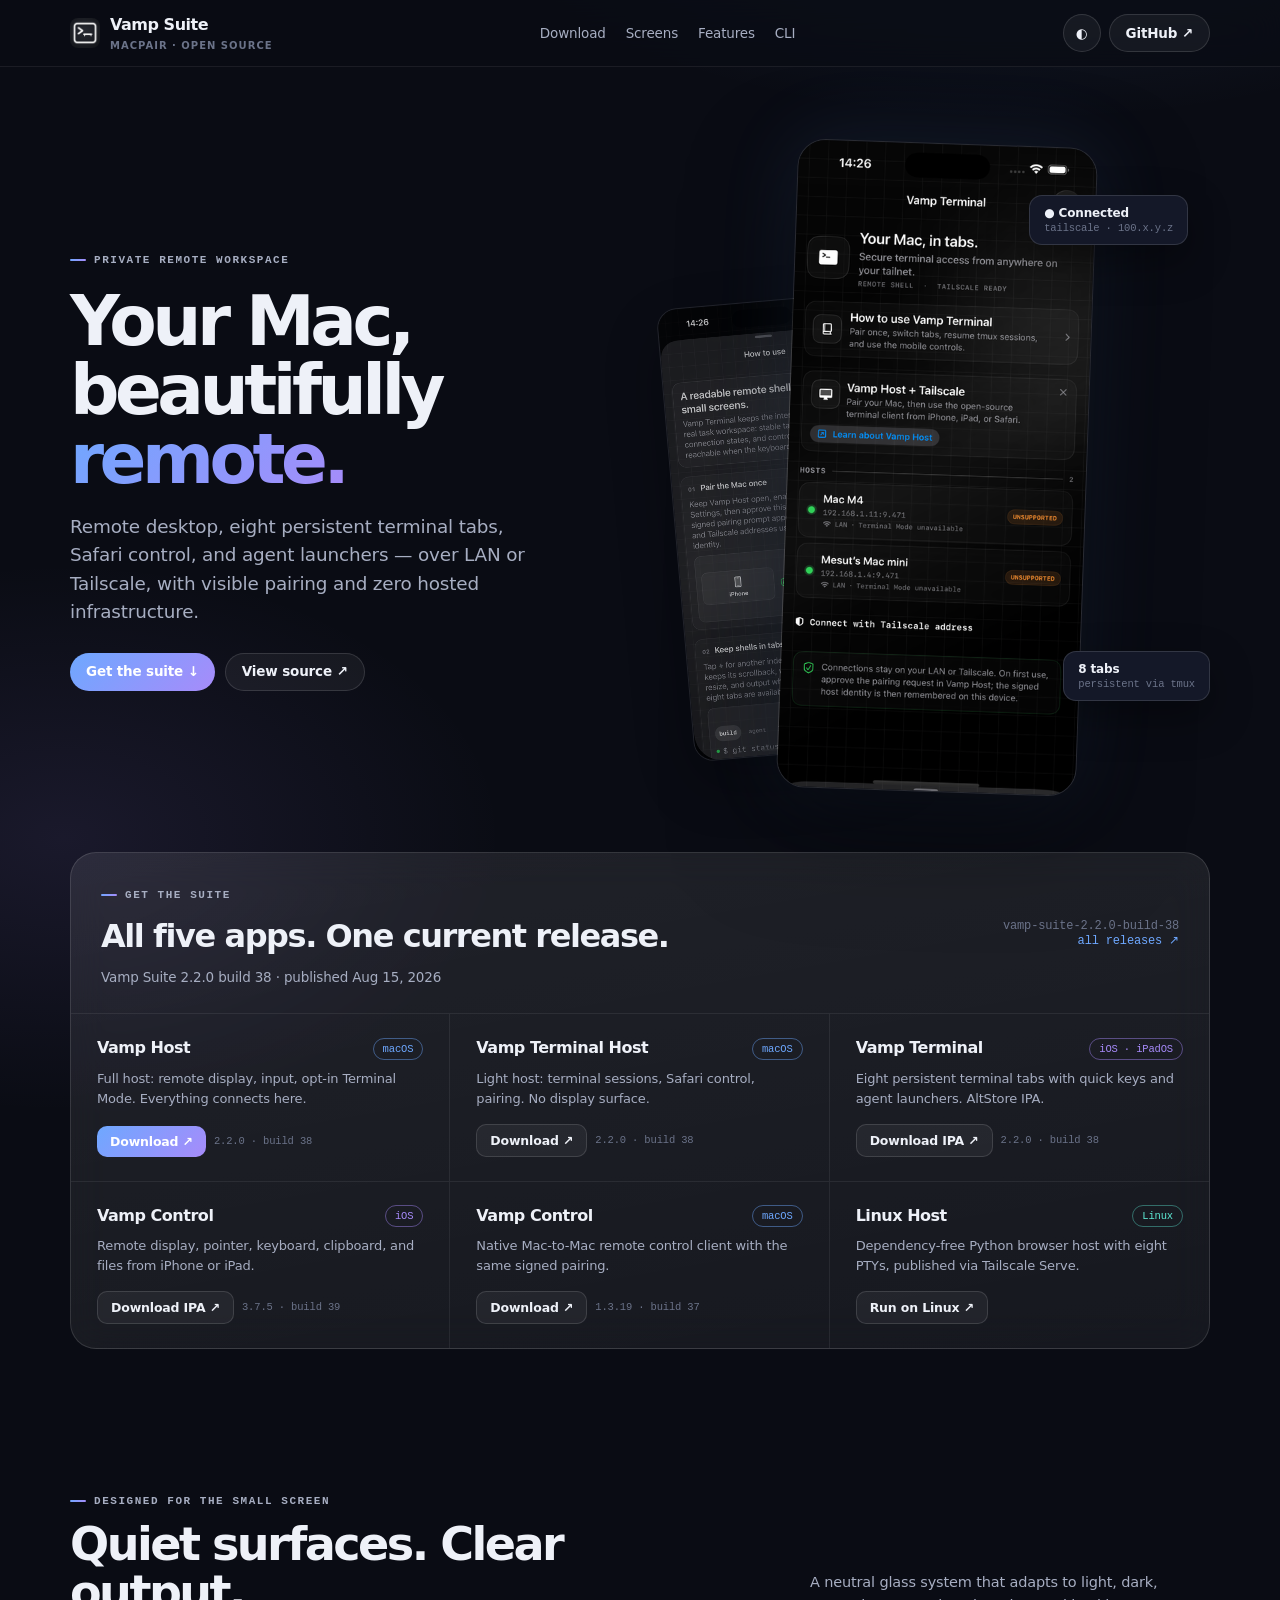
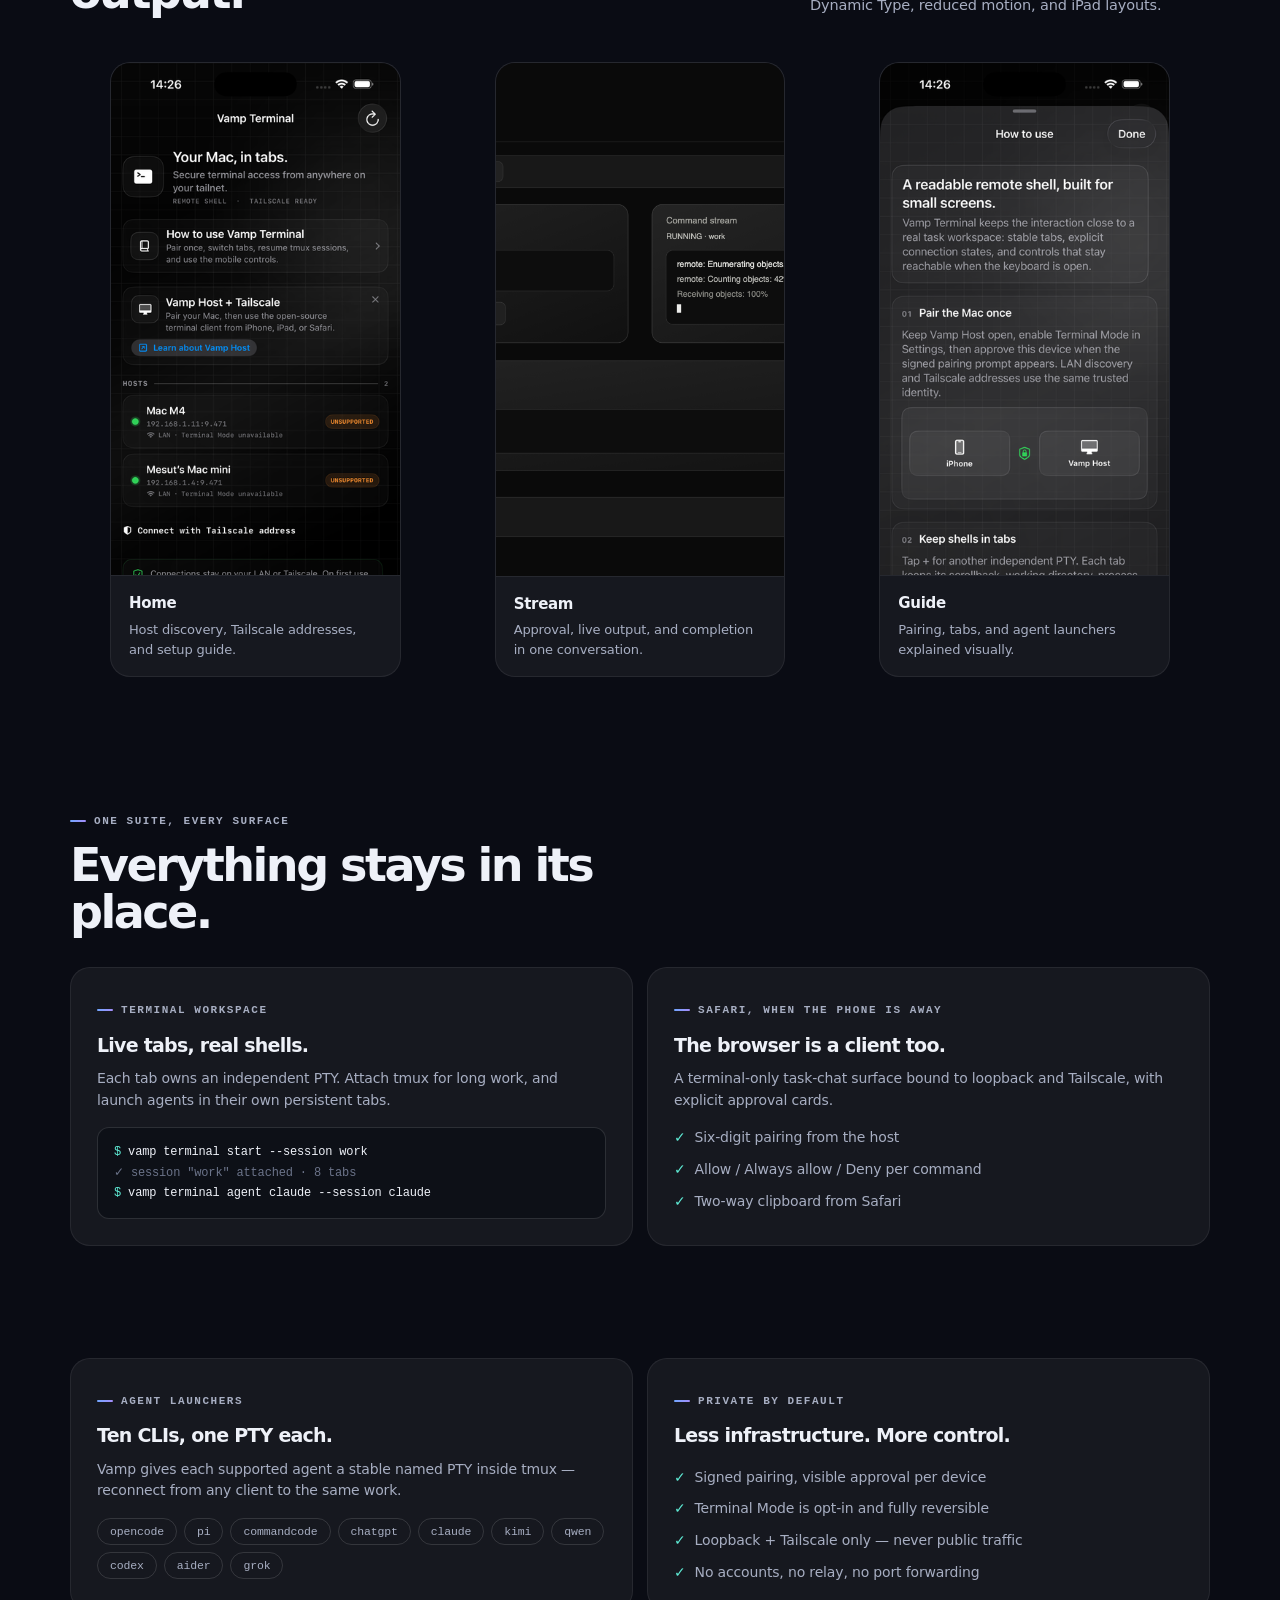
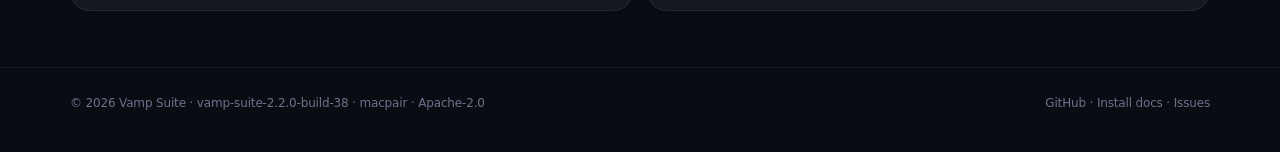
<file: sketches/003-product-showcase/index.html>
<!doctype html>
<html lang="en" data-theme="dark">
<head>
<meta charset="utf-8">
<meta name="viewport" content="width=device-width, initial-scale=1">
<link rel="icon" type="image/png" href="assets/vamp-terminal-icon.png">
<meta name="theme-color" content="#0a0c14">
<meta name="description" content="Vamp Suite — open-source remote desktop, multi-tab terminal, Safari control, and Linux browser access over your LAN or Tailscale network.">
<title>Vamp Suite — the private remote workspace</title>
<style>
  :root{
    color-scheme: dark;
    --bg:#0a0c14; --panel:rgba(255,255,255,.05); --panel-solid:#141828; --panel2:rgba(255,255,255,.09);
    --line:rgba(255,255,255,.13); --line-soft:rgba(255,255,255,.07);
    --text:#eef1f8; --soft:#a7aec2; --faint:#6b7389;
    --blue:#6ea8ff; --violet:#a78bfa; --teal:#5eead4;
    --grad:linear-gradient(135deg,#6ea8ff,#a78bfa);
    --mono:"SFMono-Regular",ui-monospace,"Cascadia Code",monospace;
    --sans:-apple-system,BlinkMacSystemFont,"SF Pro Display","SF Pro Text",Inter,system-ui,sans-serif;
    --ease:cubic-bezier(.22,1,.36,1);
  }
  html[data-theme="light"]{
    color-scheme: light;
    --bg:#f5f6fa; --panel:rgba(255,255,255,.7); --panel-solid:#fff; --panel2:#fff;
    --line:rgba(15,20,40,.13); --line-soft:rgba(15,20,40,.07);
    --text:#101528; --soft:#4a5268; --faint:#7a8198;
    --blue:#2563eb; --violet:#7c3aed; --teal:#0d9488;
  }
  *{box-sizing:border-box}
  html{scroll-behavior:smooth}
  body{margin:0;min-width:320px;color:var(--text);font:400 16px/1.55 var(--sans);letter-spacing:-.01em;
    background:
      radial-gradient(1000px 480px at 80% -5%, rgba(110,168,255,.14), transparent 60%),
      radial-gradient(800px 500px at 5% 25%, rgba(167,139,250,.10), transparent 55%),
      var(--bg);
    -webkit-font-smoothing:antialiased}
  a{color:inherit;text-decoration:none}
  button{font:inherit}
  :focus-visible{outline:2px solid var(--blue);outline-offset:3px}
  .wrap{width:min(1140px,calc(100% - 44px));margin:0 auto}
  .eyebrow{display:inline-flex;align-items:center;gap:8px;color:var(--soft);font:600 11px var(--mono);letter-spacing:.14em;text-transform:uppercase}
  .eyebrow::before{content:"";width:16px;height:2px;background:var(--grad);border-radius:2px}

  header.site{position:sticky;top:0;z-index:50;border-bottom:1px solid var(--line-soft);
    background:color-mix(in srgb, var(--bg) 76%, transparent);backdrop-filter:blur(16px);-webkit-backdrop-filter:blur(16px)}
  .nav{display:flex;align-items:center;justify-content:space-between;min-height:66px;gap:18px}
  .brand{display:inline-flex;align-items:center;gap:10px;font-weight:700;letter-spacing:-.03em}
  .brand img{width:30px;height:30px;border-radius:8px}
  .brand small{display:block;color:var(--faint);font-size:10px;font-weight:600;letter-spacing:.1em;text-transform:uppercase}
  .nav-links{display:flex;gap:20px;color:var(--soft);font-size:13.5px}
  .nav-links a:hover{color:var(--text)}
  .nav-actions{display:flex;gap:8px;align-items:center}
  .btn{display:inline-flex;align-items:center;justify-content:center;gap:6px;min-height:38px;padding:0 16px;border:1px solid var(--line);
    border-radius:999px;color:var(--text);background:var(--panel);font-size:13.5px;font-weight:650;cursor:pointer;transition:all .16s var(--ease)}
  .btn:hover{background:var(--panel2)}
  .btn:active{transform:scale(.97)}
  .btn.grad{background:var(--grad);border:0;color:#fff}
  .btn.grad:hover{filter:brightness(1.08)}
  .btn.icon{width:38px;padding:0}
  .menu-button{display:none}
  .mobile-nav{display:none}

  /* hero: app showcase */
  .hero{display:grid;grid-template-columns:1fr 1fr;gap:48px;align-items:center;padding:76px 0 60px}
  .hero h1{margin:18px 0 16px;font-size:clamp(2.6rem,5.4vw,4.4rem);line-height:1;letter-spacing:-.065em}
  .hero h1 .grad{background:var(--grad);-webkit-background-clip:text;background-clip:text;color:transparent}
  .hero-sub{color:var(--soft);font-size:clamp(1rem,1.5vw,1.15rem);max-width:480px}
  .hero-ctas{display:flex;gap:10px;flex-wrap:wrap;margin-top:26px}
  .hero-shots{position:relative;display:flex;justify-content:center;align-items:center;min-height:520px}
  .shot-main{width:min(300px,68vw);border-radius:28px;border:1px solid var(--line);box-shadow:0 40px 100px rgba(0,0,0,.5),0 0 80px rgba(110,168,255,.12);transform:rotate(2deg);transition:transform .4s var(--ease)}
  .hero-shots:hover .shot-main{transform:rotate(0) translateY(-6px)}
  .shot-back{position:absolute;left:2%;bottom:6%;width:min(210px,44vw);border-radius:20px;border:1px solid var(--line);opacity:.75;transform:rotate(-5deg);box-shadow:0 24px 60px rgba(0,0,0,.4)}
  .float-chip{position:absolute;padding:10px 14px;border:1px solid var(--line);border-radius:13px;background:var(--panel-solid);
    box-shadow:0 16px 40px rgba(0,0,0,.35);font:600 12px var(--sans)}
  .float-chip small{display:block;color:var(--faint);font:10.5px var(--mono);font-weight:400;margin-top:2px}
  .chip1{top:8%;right:4%}
  .chip2{bottom:14%;right:0}

  /* suite card */
  .suite{margin:0 0 80px;border:1px solid var(--line);border-radius:26px;overflow:hidden;
    background:linear-gradient(170deg,var(--panel2),var(--panel));backdrop-filter:blur(18px);-webkit-backdrop-filter:blur(18px)}
  .suite-head{display:flex;align-items:center;justify-content:space-between;gap:20px;flex-wrap:wrap;padding:26px 30px;border-bottom:1px solid var(--line-soft)}
  .suite-head h2{margin:8px 0 0;font-size:clamp(1.5rem,2.6vw,2rem);letter-spacing:-.045em}
  .suite-head p{margin:5px 0 0;color:var(--soft);font-size:13.5px}
  .suite-rel{text-align:right;color:var(--faint);font:12px var(--mono)}
  .suite-rel a{color:var(--blue)}
  .suite-apps{display:grid;grid-template-columns:repeat(3,1fr)}
  .app{padding:22px 26px 24px;border-right:1px solid var(--line-soft);border-bottom:1px solid var(--line-soft);display:flex;flex-direction:column;gap:8px;transition:background .15s}
  .app:hover{background:rgba(255,255,255,.03)}
  .app:nth-child(3n){border-right:0}
  .app:nth-child(n+4){border-bottom:0}
  .app-top{display:flex;justify-content:space-between;align-items:center;gap:10px}
  .app h3{margin:0;font-size:16px;letter-spacing:-.03em}
  .os{padding:4px 9px;border-radius:999px;font:10.5px var(--mono);white-space:nowrap;border:1px solid var(--line);color:var(--soft)}
  .os.mac{border-color:rgba(110,168,255,.45);color:var(--blue)}
  .os.ios{border-color:rgba(167,139,250,.45);color:var(--violet)}
  .os.lin{border-color:rgba(94,234,212,.4);color:var(--teal)}
  .app p{margin:0;color:var(--soft);font-size:13px;flex:1}
  .app .row{display:flex;gap:8px;align-items:center;margin-top:6px;flex-wrap:wrap}
  .dl{display:inline-flex;align-items:center;gap:5px;padding:8px 13px;border-radius:10px;border:1px solid var(--line);
    background:var(--panel);color:var(--text);font:650 12.5px var(--sans);transition:all .15s}
  .dl:hover{border-color:var(--blue);color:var(--blue)}
  .dl.hot{background:var(--grad);border:0;color:#fff}
  .dl.hot:hover{filter:brightness(1.08);color:#fff}
  .ver{color:var(--faint);font:10.5px var(--mono)}

  /* gallery */
  .sec{padding:56px 0}
  .sec-head{display:flex;align-items:end;justify-content:space-between;gap:26px;margin-bottom:30px}
  .sec-head h2{margin:12px 0 0;font-size:clamp(1.9rem,3.6vw,2.9rem);line-height:1.03;letter-spacing:-.055em;max-width:600px}
  .sec-head p{max-width:400px;margin:0;color:var(--soft);font-size:14.5px}
  .gallery{display:grid;grid-template-columns:repeat(3,1fr);gap:14px}
  .gcard{border:1px solid var(--line-soft);border-radius:20px;overflow:hidden;background:var(--panel)}
  .gcard img{display:block;width:100%;aspect-ratio:9/16;object-fit:cover;object-position:top;border-bottom:1px solid var(--line-soft)}
  .gcard .cap{padding:16px 18px}
  .gcard .cap b{display:block;font-size:15px;letter-spacing:-.02em}
  .gcard .cap span{display:block;margin-top:4px;color:var(--soft);font-size:13px}

  /* feature duo */
  .duo{display:grid;grid-template-columns:1fr 1fr;gap:14px}
  .duo .card{border:1px solid var(--line-soft);border-radius:20px;background:var(--panel);padding:26px}
  .duo h3{margin:12px 0 8px;font-size:19px;letter-spacing:-.04em}
  .duo p{margin:0;color:var(--soft);font-size:14px}
  .term-mini{margin-top:16px;border:1px solid var(--line);border-radius:12px;background:#0d1017;padding:14px 16px;font:12px/1.7 var(--mono);overflow-x:auto}
  .term-mini .p{color:var(--teal)} .term-mini .m{color:var(--faint)}
  .chips{display:flex;flex-wrap:wrap;gap:7px;margin-top:16px}
  .chip{padding:6px 12px;border:1px solid var(--line);border-radius:999px;color:var(--soft);font:11.5px var(--mono)}
  .check{display:grid;gap:10px;margin:16px 0 0;padding:0;list-style:none;color:var(--soft);font-size:14px}
  .check li{display:flex;gap:9px;align-items:baseline}
  .check li::before{content:"✓";color:var(--teal);font-weight:700}

  footer{border-top:1px solid var(--line-soft);padding:26px 0 40px;color:var(--faint);font-size:12px}
  .foot{display:flex;justify-content:space-between;gap:16px;flex-wrap:wrap}
  .foot a:hover{color:var(--text)}

  @media (max-width:900px){
    .hero{grid-template-columns:1fr;padding-top:52px}
    .hero-shots{min-height:460px}
    .suite-apps{grid-template-columns:1fr 1fr}
    .app{border-right:0}
    .app:nth-child(odd){border-right:1px solid var(--line-soft)}
    .app:nth-child(n+4){border-bottom:1px solid var(--line-soft)}
    .app:nth-child(n+5){border-bottom:0}
    .gallery{grid-template-columns:1fr 1fr}
    .duo{grid-template-columns:1fr}
  }
  @media (max-width:640px){
    .nav-links{display:none}
    .nav-actions .btn.gh{display:none}
    .menu-button{display:inline-flex}
    .mobile-nav{width:min(100% - 28px,540px);margin:0 auto;padding-bottom:12px}
    .mobile-nav[data-open="true"]{display:grid}
    .mobile-nav a{padding:11px 2px;border-top:1px solid var(--line-soft);color:var(--soft);font-size:15px}
    .suite-apps{grid-template-columns:1fr}
    .app{border-right:0!important;border-bottom:1px solid var(--line-soft)!important}
    .app:last-child{border-bottom:0!important}
    .gallery{grid-template-columns:1fr}
    .sec-head{display:block}
    .sec-head p{margin-top:12px}
    .suite-head{display:block}
    .suite-rel{text-align:left;margin-top:10px}
    .chip1{right:0}
  }
  @media (prefers-reduced-motion:reduce){*{transition-duration:.01ms!important;scroll-behavior:auto!important}}
</style>
</head>
<body>
<header class="site">
  <nav class="nav wrap" aria-label="Primary">
    <a class="brand" href="#top">
      <img src="assets/vamp-terminal-icon.png" alt="Vamp Suite icon">
      <span>Vamp Suite <small>macpair · open source</small></span>
    </a>
    <div class="nav-links"><a href="#download">Download</a><a href="#screens">Screens</a><a href="#features">Features</a><a href="#cli">CLI</a></div>
    <div class="nav-actions">
      <button class="btn icon" id="theme-toggle" type="button" aria-label="Switch color theme" title="Switch color theme">◐</button>
      <button class="btn icon menu-button" id="mobile-menu-toggle" type="button" aria-expanded="false" aria-controls="mobile-nav" aria-label="Open navigation menu">≡</button>
      <a class="btn gh" href="https://github.com/Mesutcydev/macpair" target="_blank" rel="noreferrer">GitHub ↗</a>
    </div>
  </nav>
  <nav class="mobile-nav" id="mobile-nav" data-open="false" hidden>
    <a href="#download">Download</a><a href="#screens">Screens</a><a href="#features">Features</a><a href="#cli">CLI</a>
    <a href="https://github.com/Mesutcydev/macpair" target="_blank" rel="noreferrer">GitHub ↗</a>
  </nav>
</header>

<main id="top">
  <section class="hero wrap">
    <div>
      <div class="eyebrow">Private remote workspace</div>
      <h1>Your Mac,<br>beautifully <span class="grad">remote.</span></h1>
      <p class="hero-sub">Remote desktop, eight persistent terminal tabs, Safari control, and agent launchers — over LAN or Tailscale, with visible pairing and zero hosted infrastructure.</p>
      <div class="hero-ctas">
        <a class="btn grad" href="#download">Get the suite ↓</a>
        <a class="btn" href="https://github.com/Mesutcydev/macpair" target="_blank" rel="noreferrer">View source ↗</a>
      </div>
    </div>
    <div class="hero-shots">
      <img class="shot-back" src="assets/vamp-terminal-guide.png" alt="Vamp Terminal in-app guide">
      <img class="shot-main" src="assets/vamp-terminal-home.png" alt="Vamp Terminal home screen">
      <div class="float-chip chip1">● Connected <small>tailscale · 100.x.y.z</small></div>
      <div class="float-chip chip2">8 tabs <small>persistent via tmux</small></div>
    </div>
  </section>

  <!-- SUITE DOWNLOAD CARD -->
  <section class="wrap" id="download">
    <div class="suite">
      <div class="suite-head">
        <div>
          <div class="eyebrow">Get the suite</div>
          <h2>All five apps. One current release.</h2>
          <p data-release-summary>Loading release metadata…</p>
        </div>
        <div class="suite-rel"><span data-release-footer>…</span><br><a href="https://github.com/Mesutcydev/macpair/releases" target="_blank" rel="noreferrer">all releases ↗</a></div>
      </div>
      <div class="suite-apps">
        <div class="app">
          <div class="app-top"><h3>Vamp Host</h3><span class="os mac">macOS</span></div>
          <p>Full host: remote display, input, opt-in Terminal Mode. Everything connects here.</p>
          <div class="row"><a class="dl hot" data-release-asset="vamp-host" href="#">Download ↗</a><span class="ver" data-release-version="vamp-host"></span></div>
        </div>
        <div class="app">
          <div class="app-top"><h3>Vamp Terminal Host</h3><span class="os mac">macOS</span></div>
          <p>Light host: terminal sessions, Safari control, pairing. No display surface.</p>
          <div class="row"><a class="dl" data-release-asset="vamp-terminal-host" href="#">Download ↗</a><span class="ver" data-release-version="vamp-terminal-host"></span></div>
        </div>
        <div class="app">
          <div class="app-top"><h3>Vamp Terminal</h3><span class="os ios">iOS · iPadOS</span></div>
          <p>Eight persistent terminal tabs with quick keys and agent launchers. AltStore IPA.</p>
          <div class="row"><a class="dl" data-release-asset="vamp-terminal-ios" href="#">Download IPA ↗</a><span class="ver" data-release-version="vamp-terminal-ios"></span></div>
        </div>
        <div class="app">
          <div class="app-top"><h3>Vamp Control</h3><span class="os ios">iOS</span></div>
          <p>Remote display, pointer, keyboard, clipboard, and files from iPhone or iPad.</p>
          <div class="row"><a class="dl" data-release-asset="vamp-control-ios" href="#">Download IPA ↗</a><span class="ver" data-release-version="vamp-control-ios"></span></div>
        </div>
        <div class="app">
          <div class="app-top"><h3>Vamp Control</h3><span class="os mac">macOS</span></div>
          <p>Native Mac-to-Mac remote control client with the same signed pairing.</p>
          <div class="row"><a class="dl" data-release-asset="vamp-control-macos" href="#">Download ↗</a><span class="ver" data-release-version="vamp-control-macos"></span></div>
        </div>
        <div class="app">
          <div class="app-top"><h3>Linux Host</h3><span class="os lin">Linux</span></div>
          <p>Dependency-free Python browser host with eight PTYs, published via Tailscale Serve.</p>
          <div class="row"><a class="dl" href="https://github.com/Mesutcydev/macpair/blob/main/linux-host/README.md" target="_blank" rel="noreferrer">Run on Linux ↗</a></div>
        </div>
      </div>
    </div>
  </section>

  <!-- SCREENSHOTS -->
  <section class="sec wrap" id="screens">
    <div class="sec-head">
      <div><div class="eyebrow">Designed for the small screen</div><h2>Quiet surfaces. Clear output.</h2></div>
      <p>A neutral glass system that adapts to light, dark, Dynamic Type, reduced motion, and iPad layouts.</p>
    </div>
    <div class="gallery">
      <figure class="gcard"><img src="assets/vamp-terminal-home.png" alt="Vamp Terminal home screen"><div class="cap"><b>Home</b><span>Host discovery, Tailscale addresses, and setup guide.</span></div></figure>
      <figure class="gcard"><img src="assets/vamp-terminal-stream.png" alt="Vamp Terminal stream view"><div class="cap"><b>Stream</b><span>Approval, live output, and completion in one conversation.</span></div></figure>
      <figure class="gcard"><img src="assets/vamp-terminal-guide.png" alt="Vamp Terminal guide"><div class="cap"><b>Guide</b><span>Pairing, tabs, and agent launchers explained visually.</span></div></figure>
    </div>
  </section>

  <!-- FEATURES + CLI -->
  <section class="sec wrap" id="features">
    <div class="sec-head">
      <div><div class="eyebrow">One suite, every surface</div><h2>Everything stays in its place.</h2></div>
    </div>
    <div class="duo">
      <div class="card">
        <div class="eyebrow">Terminal workspace</div>
        <h3>Live tabs, real shells.</h3>
        <p>Each tab owns an independent PTY. Attach tmux for long work, and launch agents in their own persistent tabs.</p>
        <div class="term-mini"><span class="p">$</span> vamp terminal start --session work<br><span class="m">✓ session "work" attached · 8 tabs</span><br><span class="p">$</span> vamp terminal agent claude --session claude</div>
      </div>
      <div class="card">
        <div class="eyebrow">Safari, when the phone is away</div>
        <h3>The browser is a client too.</h3>
        <p>A terminal-only task-chat surface bound to loopback and Tailscale, with explicit approval cards.</p>
        <ul class="check">
          <li>Six-digit pairing from the host</li>
          <li>Allow / Always allow / Deny per command</li>
          <li>Two-way clipboard from Safari</li>
        </ul>
      </div>
    </div>
  </section>

  <section class="sec wrap" id="cli">
    <div class="duo">
      <div class="card">
        <div class="eyebrow">Agent launchers</div>
        <h3>Ten CLIs, one PTY each.</h3>
        <p>Vamp gives each supported agent a stable named PTY inside tmux — reconnect from any client to the same work.</p>
        <div class="chips"><span class="chip">opencode</span><span class="chip">pi</span><span class="chip">commandcode</span><span class="chip">chatgpt</span><span class="chip">claude</span><span class="chip">kimi</span><span class="chip">qwen</span><span class="chip">codex</span><span class="chip">aider</span><span class="chip">grok</span></div>
      </div>
      <div class="card">
        <div class="eyebrow">Private by default</div>
        <h3>Less infrastructure. More control.</h3>
        <ul class="check">
          <li>Signed pairing, visible approval per device</li>
          <li>Terminal Mode is opt-in and fully reversible</li>
          <li>Loopback + Tailscale only — never public traffic</li>
          <li>No accounts, no relay, no port forwarding</li>
        </ul>
      </div>
    </div>
  </section>
</main>

<footer>
  <div class="foot wrap">
    <span>© <span id="year"></span> Vamp Suite · <span data-release-footer>…</span> · macpair · Apache-2.0</span>
    <span><a href="https://github.com/Mesutcydev/macpair" target="_blank" rel="noreferrer">GitHub</a> · <a href="https://github.com/Mesutcydev/macpair/blob/main/docs/INSTALL.md" target="_blank" rel="noreferrer">Install docs</a> · <a href="https://github.com/Mesutcydev/macpair/issues" target="_blank" rel="noreferrer">Issues</a></span>
  </div>
</footer>

<script>
(() => {
  const root = document.documentElement;
  fetch('release.json', {cache:'no-store'}).then(r => { if(!r.ok) throw 0; return r.json(); }).then(release => {
    if (!release?.assets) return;
    document.querySelectorAll('[data-release-asset]').forEach(link => {
      const a = release.assets[link.dataset.releaseAsset];
      if (a) { link.href = a.url; link.title = a.name; link.target = '_blank'; link.rel = 'noreferrer'; }
      else { link.removeAttribute('href'); link.style.opacity = .45; link.style.pointerEvents = 'none'; }
    });
    document.querySelectorAll('[data-release-version]').forEach(el => {
      const a = release.assets[el.dataset.releaseVersion];
      if (a) el.textContent = a.label;
    });
    const s = document.querySelector('[data-release-summary]');
    if (s) s.textContent = `${release.name} · published ${release.published_at ? new Intl.DateTimeFormat(undefined,{dateStyle:'medium'}).format(new Date(release.published_at)) : 'recently'}`;
    document.querySelectorAll('[data-release-footer]').forEach(el => el.textContent = release.tag);
  }).catch(() => {
    document.querySelector('[data-release-summary]')?.replaceChildren(document.createTextNode('Release metadata unavailable — open GitHub releases.'));
  });

  const themeButton = document.getElementById('theme-toggle');
  const saved = localStorage.getItem('vamp-theme');
  if (saved === 'light' || saved === 'dark') root.dataset.theme = saved;
  themeButton?.addEventListener('click', () => {
    const next = root.dataset.theme === 'light' ? 'dark' : 'light';
    root.dataset.theme = next; localStorage.setItem('vamp-theme', next);
  });

  const menuButton = document.getElementById('mobile-menu-toggle');
  const mobileNav = document.getElementById('mobile-nav');
  menuButton?.addEventListener('click', () => {
    const open = menuButton.getAttribute('aria-expanded') !== 'true';
    mobileNav.hidden = !open; mobileNav.dataset.open = String(open);
    menuButton.setAttribute('aria-expanded', String(open));
  });
  mobileNav?.querySelectorAll('a').forEach(a => a.addEventListener('click', () => { mobileNav.hidden = true; mobileNav.dataset.open = 'false'; }));
  document.getElementById('year').textContent = new Date().getFullYear();
})();
</script>
</body>
</html>
</file>
